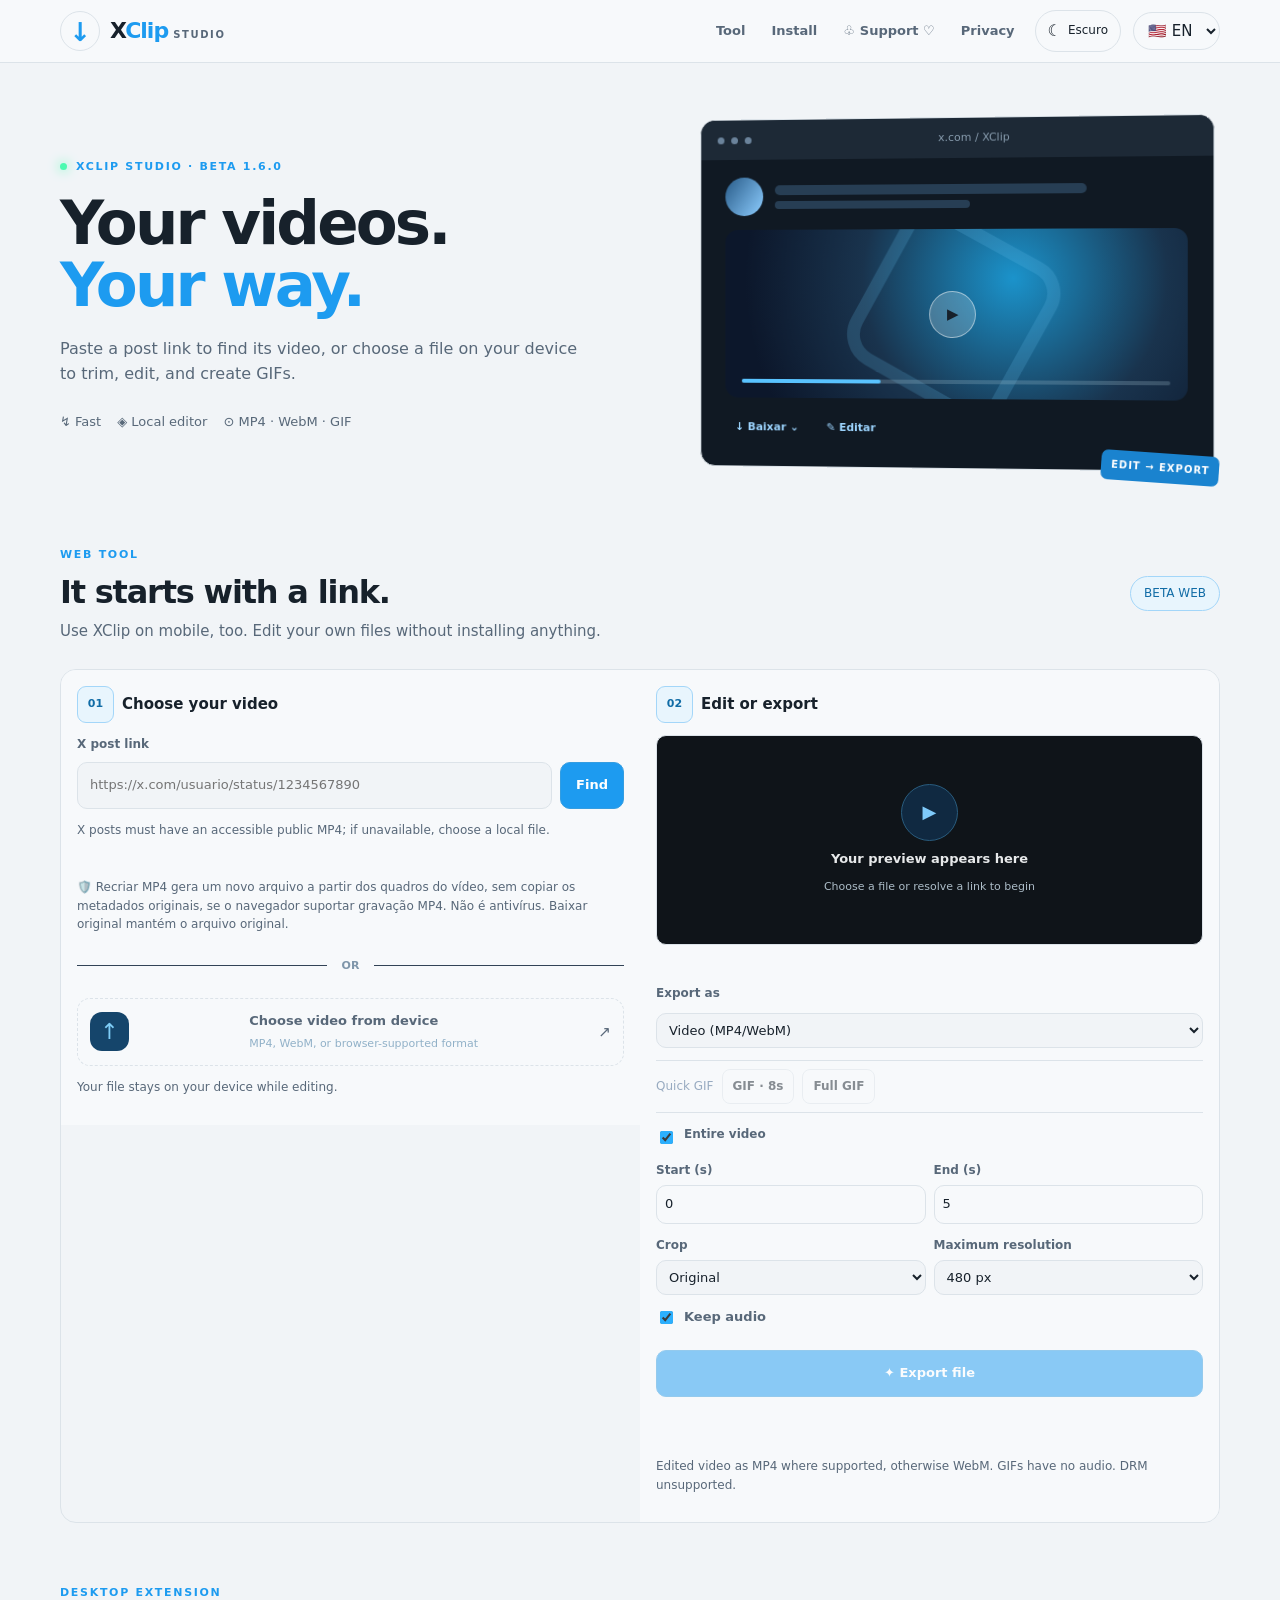
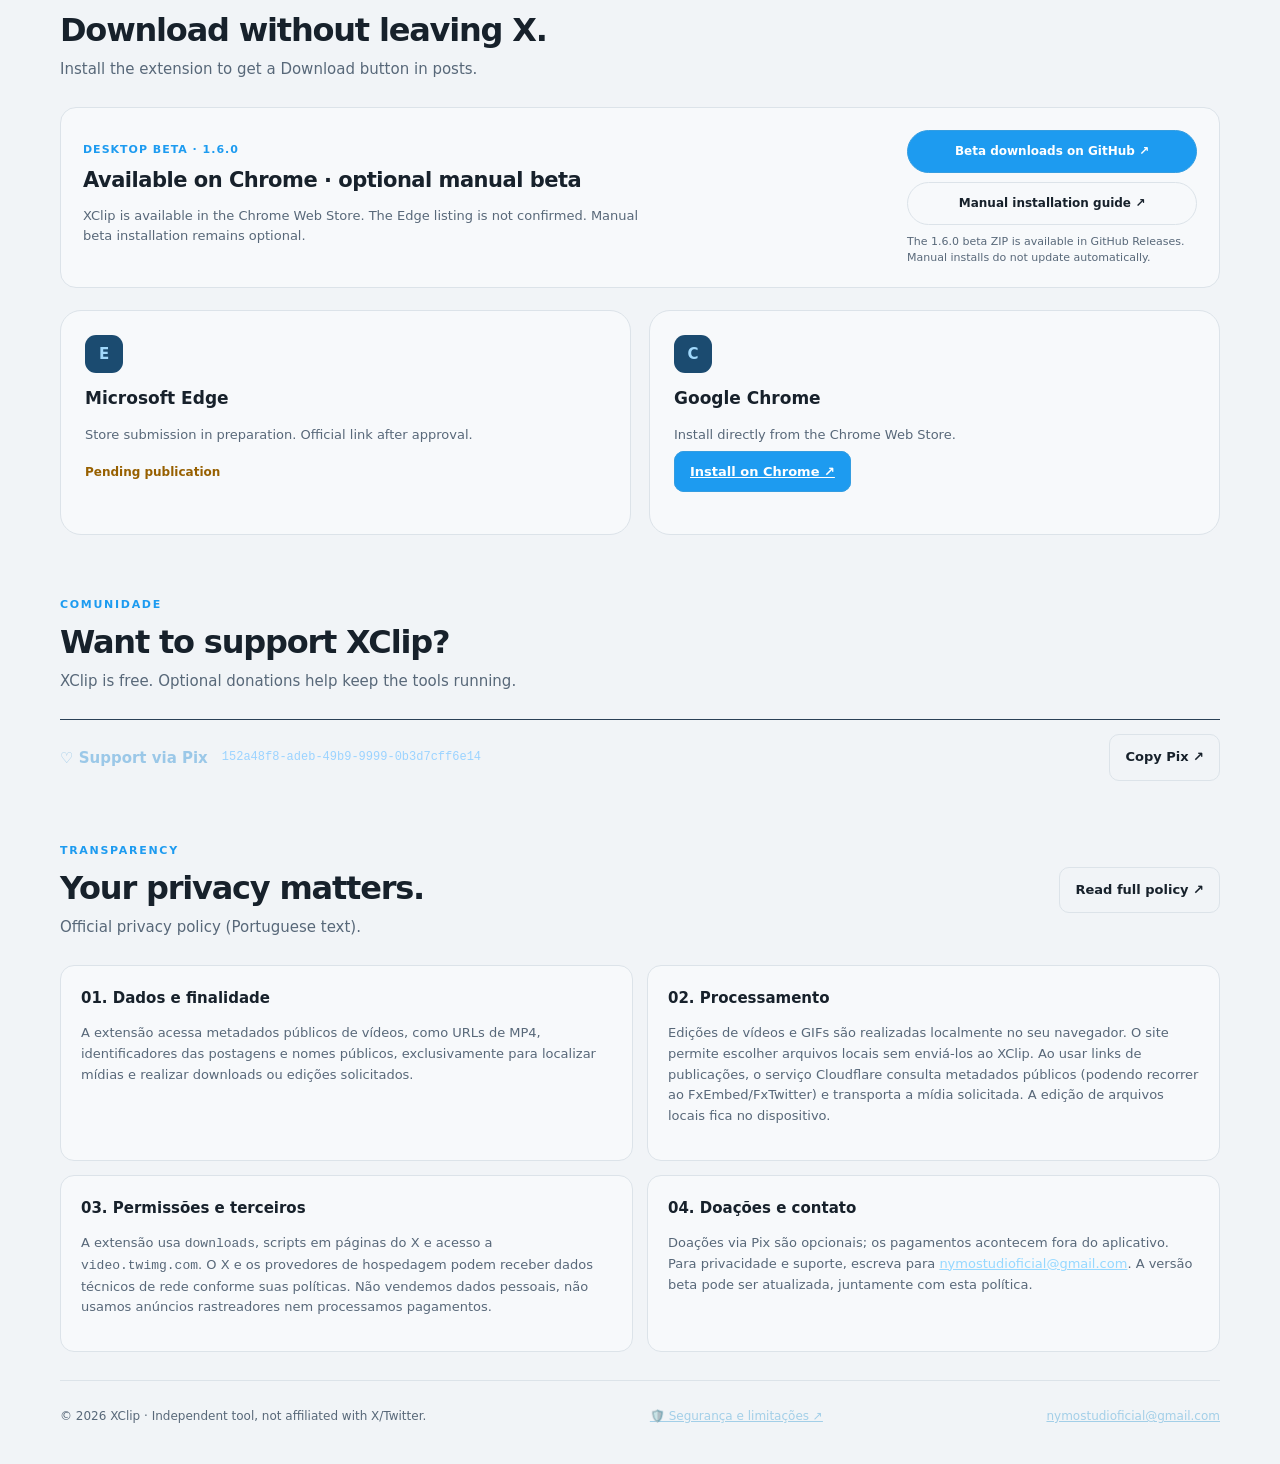
<file: index.html>
<!doctype html><html lang="pt-BR"><head><meta charset="utf-8"><meta name="viewport" content="width=device-width,initial-scale=1">
<meta name="theme-color" content="#080f1b"><meta name="description" content="XClip Studio: baixe vídeos do X, edite vídeos no navegador ou crie GIFs. Política de privacidade e instalação da extensão."><title>XClip Studio — Seu vídeo. Seu jeito.</title>
<link rel="icon" href="XClip-Site-1.3/assets/icon48.png"><link rel="stylesheet" href="style.css?v=1.7.2"></head>
<body>
<header class="header"><div class="shell top"><a class="brand" href="#home"><span class="brand-icon">↓</span><span>X<span class="accent">Clip</span><small> STUDIO</small></span></a>
<nav aria-label="Menu"><a data-i18n="navTool" href="#tool">Ferramenta</a><a data-i18n="navInstall" href="#install">Instalar</a><a href="#support" class="nav-support"><span aria-hidden="true">♧</span><span data-i18n="navSupport">Apoiar</span></a><a data-i18n="navPrivacy" href="#privacy">Privacidade</a></nav>
<button type="button" id="theme-toggle" class="theme-toggle" aria-label="Alternar tema claro e escuro"><span aria-hidden="true">☾</span><span id="theme-label">Escuro</span></button><div class="lang-area"><label for="lang" class="sr-only">Language</label><select id="lang"><option value="pt_BR">🇧🇷 PT</option><option value="en">🇺🇸 EN</option><option value="es">🇪🇸 ES</option><option value="fr">🇫🇷 FR</option><option value="ar">العربية</option><option value="zh_CN">中文</option></select></div></div></header>
<main id="home" class="shell">
<section class="hero"><div class="hero-left"><span class="eyebrow"><span class="light-dot"></span><span data-i18n="eyebrow">XCLIP STUDIO · BETA 1.7.2</span></span>
<h1 data-i18n="headline">Seus vídeos.<br><span class="accent">Seu jeito.</span></h1><p class="lead" data-i18n="subhead">Cole o link de uma publicação para buscar o vídeo, ou escolha um arquivo do seu dispositivo para cortar, editar e criar GIFs.</p>
<div class="facts"><span>↯ <span data-i18n="chipSpeed">Rápido</span></span><span>◈ <span data-i18n="chipEditor">Editor local</span></span><span>⊙ <span data-i18n="chipFormats">MP4 · WebM · GIF</span></span></div></div>
<div class="hero-art" aria-hidden="true"><div class="art-window"><div class="window-top"><i></i><i></i><i></i><span>x.com / XClip</span></div><div class="window-content"><div class="art-post"><span class="art-avatar"></span><span class="art-lines"><b></b><b></b></span></div><div class="art-video"><div class="play">▶</div><div class="art-timeline"><span></span></div></div><div class="art-buttons"><span>↓ Baixar ⌄</span><span>✎ Editar</span></div></div></div><div class="art-tag">EDIT → EXPORT</div></div></section>
<section id="tool" class="tool-section"><div class="sectionhead"><div><span class="eyebrow muted" data-i18n="toolBadge">FERRAMENTA WEB</span><h2 data-i18n="toolTitle">Tudo começa com um link.</h2><p data-i18n="toolSub">Use o XClip também no celular. Sem instalação para editar arquivos do aparelho.</p></div><span class="beta-flag">BETA WEB</span></div>
<div class="studio-grid compact-studio"><div class="pane source-pane"><div class="pane-title"><span class="step">01</span><h3 data-i18n="sourceTitle">Escolha seu vídeo</h3></div>
<label class="label" for="postUrl" data-i18n="urlLabel">Link da publicação do X</label><div class="inputrow"><input type="url" id="postUrl" placeholder="https://x.com/usuario/status/1234567890" autocomplete="off" spellcheck="false"><button id="resolve" class="primary" type="button" data-i18n="findButton">Buscar</button></div>
<p class="help" data-i18n="linkHelp">Baixe vídeos de posts públicos com MP4 acessível. A busca pode falhar quando o X restringe a mídia.</p>
<div id="linkStatus" class="inline-state" role="status" aria-live="polite"></div>
<div id="resolved" hidden><label class="label" for="quality" data-i18n="qualityLabel">Qualidade disponível</label><select id="quality" class="select"></select><div class="actions"><a id="downloadDirect" class="primary xclip-direct" href="#" data-i18n="downloadDirect">↓ Baixar MP4 original</a><button id="safeDownload" class="outline" type="button">🛡️ Recriar MP4</button><button id="gifShortDirect" type="button" class="outline xclip-quick-gif" data-i18n="gifShortQuick">GIF · 8 s</button><button id="gifFullDirect" type="button" class="outline xclip-quick-gif" data-i18n="gifFullQuick">GIF inteiro</button><button id="openEditor" type="button" class="outline" data-i18n="editFound">✎ Editar esse vídeo</button></div></div>
<p class="help" id="safety-note">🛡️ Recriar MP4 gera um novo arquivo a partir dos quadros do vídeo, sem copiar os metadados originais, se o navegador suportar gravação MP4. Não é antivírus. Baixar original mantém o arquivo original.</p><div class="or"><span data-i18n="or">OU</span></div>
<label class="filepick" for="file"><span class="upload-icon">↑</span><span><strong data-i18n="fileTitle">Escolher vídeo do aparelho</strong><small data-i18n="fileHint">MP4, WebM ou outro formato compatível com o navegador</small></span><span aria-hidden="true">↗</span></label><input id="file" type="file" accept="video/*,.mp4,.webm" hidden><p class="help" data-i18n="filePrivacy">Seu arquivo fica no próprio dispositivo durante a edição.</p></div>
<div id="editorPanel" class="pane edit-pane"><div class="pane-title"><span class="step">02</span><h3 data-i18n="editorTitle">Editar ou exportar</h3></div><div class="preview"><video id="preview" controls playsinline preload="metadata"></video><div id="noVideo" class="preview-placeholder"><span>▶</span><strong data-i18n="placeholderTitle">Sua prévia aparece aqui</strong><small data-i18n="placeholderSub">Escolha um arquivo ou resolva um link para começar</small></div></div><div class="clip-player" id="clip-player" hidden><button id="clip-play" type="button" aria-label="Reproduzir trecho selecionado">▶</button><input id="clip-seek" type="range" min="0" max="100" value="0" step=".1" aria-label="Progresso do trecho"><strong id="clip-clock">0:00 / 0:00</strong></div>
<div id="videoMeta" class="file-meta" aria-live="polite"></div>
<div class="editfields"><div class="line"><label for="exportType" data-i18n="formatLabel">Exportar como</label><select id="exportType" class="select"><option value="video" data-i18n="videoOption">Vídeo (MP4/WebM)</option><option value="gif" data-i18n="gifOption">GIF animado</option></select></div>
<div class="gif-shortcuts" id="gif-shortcuts"><span data-i18n="gifQuickTitle">GIF rápido</span><button id="gif8Local" type="button" class="outline" disabled data-i18n="gifShortQuick">Primeiros 8 s</button><button id="gifFullLocal" type="button" class="outline" disabled data-i18n="gifFullQuick">Vídeo inteiro</button></div><div class="checkline"><input type="checkbox" id="whole" checked><label for="whole" data-i18n="wholeLabel">Vídeo inteiro</label></div><div class="trim-shell" id="trim-shell" hidden><div class="trim-head"><span data-i18n="trimSelect">✂ Selecionar trecho</span><strong id="trim-duration">0:00 – 0:05</strong></div>
 
 <div class="trim-rail" id="trim-rail"><div class="trim-highlight"></div><input type="range" id="start-slider" min="0" max="10" step=".1" value="0" aria-label="Início do trecho"><input type="range" id="end-slider" min="0" max="10" step=".1" value="5" aria-label="Fim do trecho"></div>
 <div class="trim-markers"><span>0:00</span><span id="total-time">0:00</span></div></div><div class="two" id="trimInputs"><div><label for="start" data-i18n="startLabel">Início (s)</label><input id="start" type="number" min="0" step=".1" value="0" disabled></div><div><label for="end" data-i18n="endLabel">Fim (s)</label><input id="end" type="number" min=".1" step=".1" value="5" disabled></div></div>
<div class="two"><div><label for="crop" data-i18n="cropLabel">Enquadramento</label><select id="crop" class="select"><option value="original" data-i18n="cropOriginal">Original</option><option value="1:1">1:1 · Quadrado</option><option value="9:16">9:16 · Vertical</option><option value="16:9">16:9 · Horizontal</option></select></div><div><label for="size" data-i18n="sizeLabel">Resolução máxima</label><select id="size" class="select"><option value="240">240 px</option><option value="320">320 px</option><option value="480" selected>480 px</option><option value="640">640 px</option><option value="720">720 px</option><option value="original" data-i18n="sourceRes">Original</option></select></div></div>
<div class="two"><div id="fpsWrap"><label for="fps">FPS <span data-i18n="gifOnly">(GIF)</span></label><select id="fps" class="select"><option value="4">4</option><option value="6" selected>6</option><option value="10">10</option></select></div><div class="audio-control"><label class="checkline"><input type="checkbox" id="keepAudio" checked><span data-i18n="audioLabel">Manter áudio</span></label></div></div>
<button id="export" class="primary export-btn" type="button" disabled data-i18n="exportButton">✦ Exportar arquivo</button><button id="cancel" type="button" class="outline" hidden data-i18n="cancel">Cancelar</button>
<div id="mobile-save-panel" hidden role="status" aria-live="polite" class="mobile-save-panel"><strong id="mobile-save-title">Arquivo pronto para salvar</strong><p id="mobile-save-desc">Toque no botão para salvar no celular.</p><div class="mobile-save-actions"><a id="mobile-save-link" class="primary" href="#" download>↓ Salvar arquivo</a><button id="mobile-share" type="button" class="outline" hidden>Compartilhar / Salvar no dispositivo</button></div><small>Em alguns iPhones, use Compartilhar → Salvar em Arquivos.</small></div>
<progress id="progress" max="100" value="0" hidden></progress><p id="editorStatus" role="status" aria-live="polite" class="help"></p><p class="help" data-i18n="codecNotice">Vídeos editados usam MP4 quando o navegador suporta, ou WebM. GIFs não têm áudio. Conteúdos com DRM não são compatíveis.</p></div></div></div></section>
<section id="install" class="section"><div class="sectionhead"><div><span class="eyebrow muted" data-i18n="installBadge">EXTENSÃO PARA COMPUTADOR</span><h2 data-i18n="installTitle">Baixar sem sair do X.</h2><p data-i18n="installSub">Para usar o botão Baixar diretamente nas publicações, instale a extensão.</p></div></div>
<div class="beta-install" role="region" aria-label="Instalação manual do XClip beta">
 <div class="beta-copy"><span class="eyebrow" data-i18n="betaLabel">BETA PARA COMPUTADOR · 1.6.0</span>
 <h3 data-i18n="betaTitle">Chrome disponível · beta manual opcional</h3>
 <p data-i18n="betaExplanation">A versão do Chrome já possui página pública. A loja do Edge ainda não foi confirmada; para testes, mantenha a instalação manual opcional.</p></div>
 <div class="beta-links"><a class="primary beta-cta" href="https://github.com/john-cris19/xclip-studio/releases/tag/v1.6.0-beta" target="_blank" rel="noopener noreferrer" data-i18n="betaReleases">Ver downloads beta no GitHub ↗</a><a class="outline beta-guide" href="https://github.com/john-cris19/xclip-studio/blob/main/BETA-INSTALACAO.md" target="_blank" rel="noopener noreferrer" data-i18n="betaGuide">Como instalar manualmente ↗</a><small data-i18n="betaNote">O ZIP beta 1.6.0 já está no GitHub Releases. Instalações manuais não recebem atualizações automáticas.</small></div>
</div>
<div class="installgrid"><div class="installcard"><div class="logo-square">E</div><h3>Microsoft Edge</h3><p data-i18n="edgeInfo">Versão 1.3 em análise. O link oficial será ativado após aprovação.</p><span class="unavailable" data-i18n="edgePending">Aguardando publicação</span></div><div class="installcard"><div class="logo-square">C</div><h3>Google Chrome</h3><p data-i18n="chromeInfo">A extensão já tem uma página pública na Chrome Web Store. Baixe pela loja oficial.</p><a class="primary xclip-store-link" href="https://chromewebstore.google.com/detail/xclip-baixar-v%C3%ADdeos-do-x/dodheopgjilndlalefbljpchepchoalg" target="_blank" rel="noopener noreferrer" data-i18n="chromeInstall">Instalar pelo Google Chrome ↗</a></div></div></section>
<section id="support" class="section xclip-support-section"><div class="sectionhead"><div><span class="eyebrow muted">COMUNIDADE</span><h2 data-i18n="supportTitle">Quer apoiar o XClip?</h2><p data-i18n="supportText">O projeto é gratuito. Contribuições são opcionais e ajudam a manter as ferramentas.</p></div></div><div class="donate-inline"><span data-i18n="pixLabel">Pix de apoio · doação opcional</span><code id="pix-key">152a48f8-adeb-49b9-9999-0b3d7cff6e14</code><button id="copy-pix-site" type="button" class="outline" data-i18n="pixCopy">Copiar Pix ↗</button></div></section>
<section id="privacy" class="section privacy"><div class="sectionhead"><div><span class="eyebrow muted" data-i18n="privacyBadge">TRANSPARÊNCIA</span><h2 data-i18n="privacyTitle">Sua privacidade importa.</h2><p data-i18n="privacyNote">Política de privacidade oficial (texto em português).</p></div><a class="outline" href="privacy.html" target="_blank" rel="noopener noreferrer" data-i18n="fullPolicy">Ver documento completo ↗</a></div><div class="privacy-cards"><div><h3>01. Dados e finalidade</h3><p>A extensão acessa metadados públicos de vídeos, como URLs de MP4, identificadores das postagens e nomes públicos, exclusivamente para localizar mídias e realizar downloads ou edições solicitados.</p></div><div><h3>02. Processamento</h3><p>Edições de vídeos e GIFs são realizadas localmente no seu navegador. O site permite escolher arquivos locais sem enviá-los ao XClip. Ao usar links de publicações, o serviço Cloudflare consulta metadados públicos (podendo recorrer ao FxEmbed/FxTwitter) e transporta a mídia solicitada. A edição de arquivos locais fica no dispositivo.</p></div><div><h3>03. Permissões e terceiros</h3><p>A extensão usa <code>downloads</code>, scripts em páginas do X e acesso a <code>video.twimg.com</code>. O X e os provedores de hospedagem podem receber dados técnicos de rede conforme suas políticas. Não vendemos dados pessoais, não usamos anúncios rastreadores nem processamos pagamentos.</p></div><div><h3>04. Doações e contato</h3><p>Doações via Pix são opcionais; os pagamentos acontecem fora do aplicativo. Para privacidade e suporte, escreva para <a href="mailto:nymostudioficial@gmail.com">nymostudioficial@gmail.com</a>. A versão beta pode ser atualizada, juntamente com esta política.</p></div></div></section>
<footer class="footer"><div>© 2026 XClip · <span data-i18n="footer">Ferramenta independente, sem vínculo oficial com X/Twitter.</span></div><a href="https://github.com/john-cris19/xclip-studio/blob/main/SEGURANCA.md" target="_blank" rel="noopener noreferrer">🛡️ Segurança e limitações ↗</a><a href="mailto:nymostudioficial@gmail.com">nymostudioficial@gmail.com</a></footer>
</main>
<script src="config.js?v=1.7.2"></script><script src="translations.js?v=1.7.2"></script><script src="gif-codec.js?v=1.7.2"></script><script src="safe-media.js?v=1.7.2"></script><script src="studio.js?v=1.7.2"></script>
</body></html>
</file>
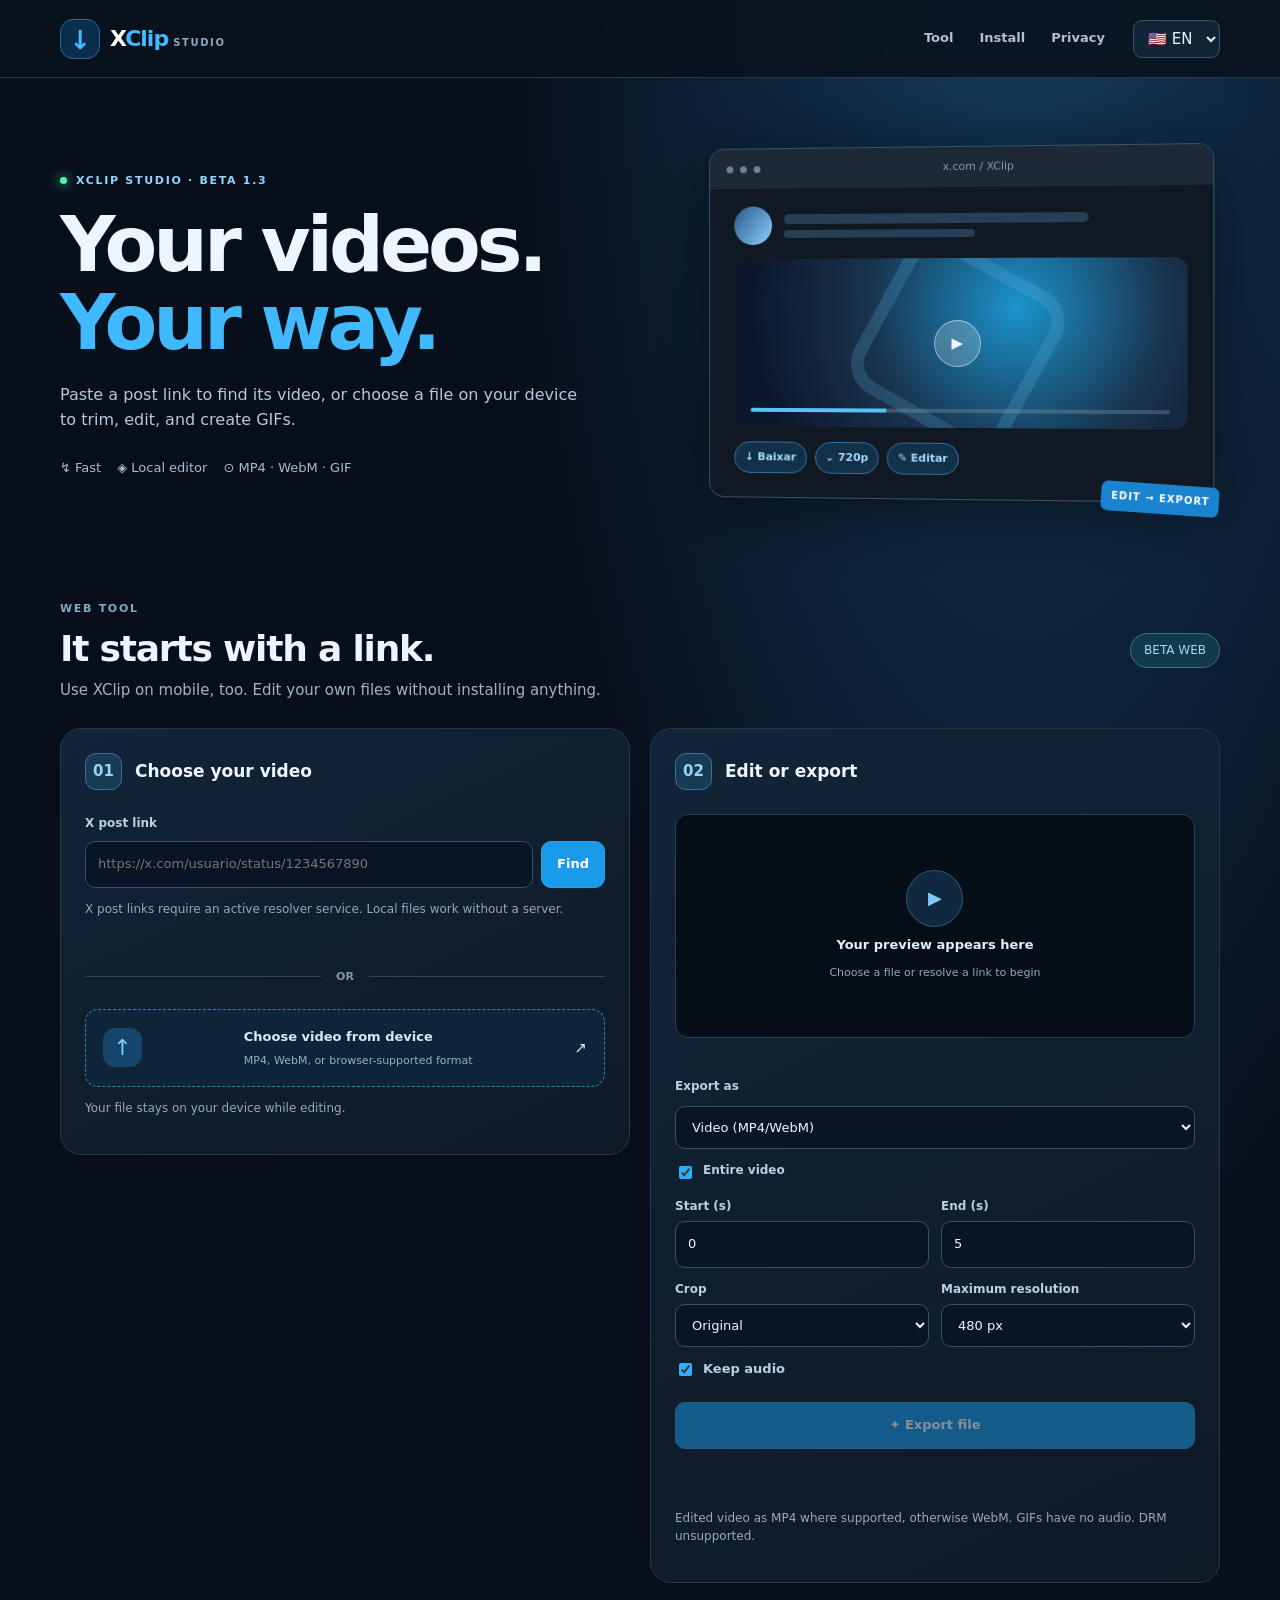
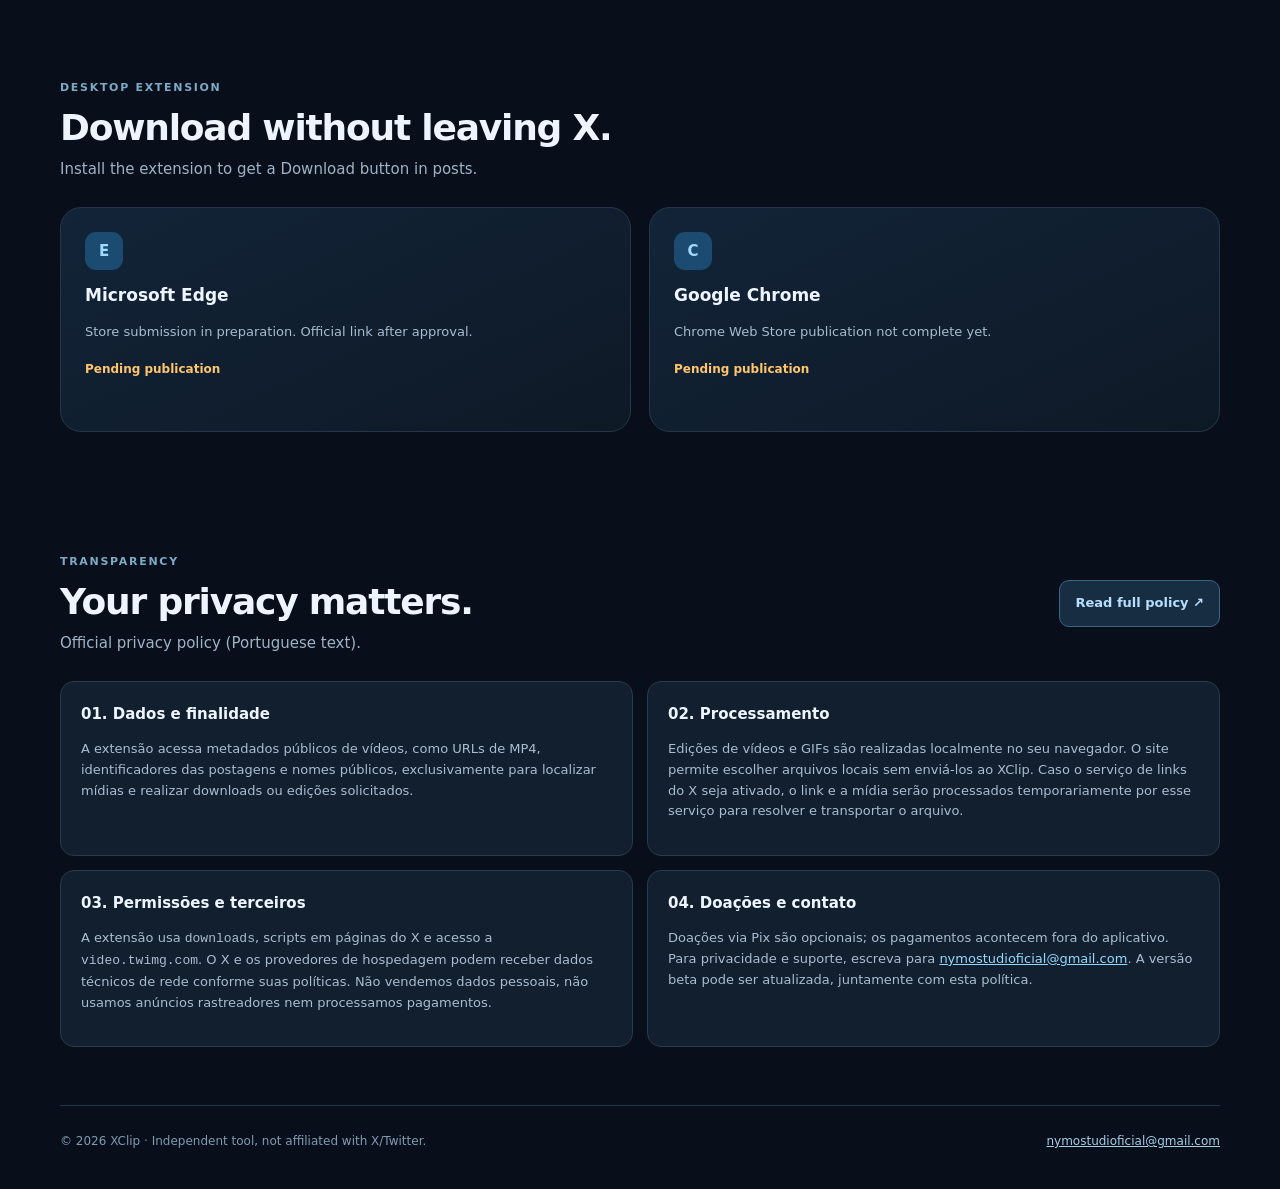
<file: XClip-Site-1.3/index.html>
<!doctype html><html lang="pt-BR"><head><meta charset="utf-8"><meta name="viewport" content="width=device-width,initial-scale=1">
<meta name="theme-color" content="#080f1b"><meta name="description" content="XClip Studio: baixe vídeos do X, edite vídeos no navegador ou crie GIFs. Política de privacidade e instalação da extensão."><title>XClip Studio — Seu vídeo. Seu jeito.</title>
<link rel="icon" href="assets/icon48.png"><link rel="stylesheet" href="style.css"></head>
<body>
<header class="header"><div class="shell top"><a class="brand" href="#home"><span class="brand-icon">↓</span><span>X<span class="accent">Clip</span><small> STUDIO</small></span></a>
<nav aria-label="Menu"><a data-i18n="navTool" href="#tool">Ferramenta</a><a data-i18n="navInstall" href="#install">Instalar</a><a data-i18n="navPrivacy" href="#privacy">Privacidade</a></nav>
<div class="lang-area"><label for="lang" class="sr-only">Language</label><select id="lang"><option value="pt_BR">🇧🇷 PT</option><option value="en">🇺🇸 EN</option><option value="es">🇪🇸 ES</option><option value="fr">🇫🇷 FR</option><option value="ar">العربية</option><option value="zh_CN">中文</option></select></div></div></header>
<main id="home" class="shell">
<section class="hero"><div class="hero-left"><span class="eyebrow"><span class="light-dot"></span><span data-i18n="eyebrow">XCLIP STUDIO · BETA 1.3</span></span>
<h1 data-i18n="headline">Seus vídeos.<br><span class="accent">Seu jeito.</span></h1><p class="lead" data-i18n="subhead">Cole o link de uma publicação para buscar o vídeo, ou escolha um arquivo do seu dispositivo para cortar, editar e criar GIFs.</p>
<div class="facts"><span>↯ <span data-i18n="chipSpeed">Rápido</span></span><span>◈ <span data-i18n="chipEditor">Editor local</span></span><span>⊙ <span data-i18n="chipFormats">MP4 · WebM · GIF</span></span></div></div>
<div class="hero-art" aria-hidden="true"><div class="art-window"><div class="window-top"><i></i><i></i><i></i><span>x.com / XClip</span></div><div class="window-content"><div class="art-post"><span class="art-avatar"></span><span class="art-lines"><b></b><b></b></span></div><div class="art-video"><div class="play">▶</div><div class="art-timeline"><span></span></div></div><div class="art-buttons"><span>↓ Baixar</span><span>⌄ 720p</span><span>✎ Editar</span></div></div></div><div class="art-tag">EDIT → EXPORT</div></div></section>
<section id="tool" class="tool-section"><div class="sectionhead"><div><span class="eyebrow muted" data-i18n="toolBadge">FERRAMENTA WEB</span><h2 data-i18n="toolTitle">Tudo começa com um link.</h2><p data-i18n="toolSub">Use o XClip também no celular. Sem instalação para editar arquivos do aparelho.</p></div><span class="beta-flag">BETA WEB</span></div>
<div class="studio-grid"><div class="pane source-pane"><div class="pane-title"><span class="step">01</span><h3 data-i18n="sourceTitle">Escolha seu vídeo</h3></div>
<label class="label" for="postUrl" data-i18n="urlLabel">Link da publicação do X</label><div class="inputrow"><input type="url" id="postUrl" placeholder="https://x.com/usuario/status/1234567890" autocomplete="off" spellcheck="false"><button id="resolve" class="primary" type="button" data-i18n="findButton">Buscar</button></div>
<p class="help" data-i18n="linkHelp">Links do X precisam de um serviço de resolução ativado. Arquivos do dispositivo funcionam sem servidor.</p>
<div id="linkStatus" class="inline-state" role="status" aria-live="polite"></div>
<div id="resolved" hidden><label class="label" for="quality" data-i18n="qualityLabel">Qualidade disponível</label><select id="quality" class="select"></select><div class="actions"><button id="downloadDirect" class="primary" type="button" data-i18n="downloadDirect">↓ Baixar direto</button><button id="openEditor" type="button" class="outline" data-i18n="editFound">✎ Editar esse vídeo</button></div></div>
<div class="or"><span data-i18n="or">OU</span></div>
<label class="filepick" for="file"><span class="upload-icon">↑</span><span><strong data-i18n="fileTitle">Escolher vídeo do aparelho</strong><small data-i18n="fileHint">MP4, WebM ou outro formato compatível com o navegador</small></span><span aria-hidden="true">↗</span></label><input id="file" type="file" accept="video/*,.mp4,.webm" hidden><p class="help" data-i18n="filePrivacy">Seu arquivo fica no próprio dispositivo durante a edição.</p></div>
<div id="editorPanel" class="pane edit-pane"><div class="pane-title"><span class="step">02</span><h3 data-i18n="editorTitle">Editar ou exportar</h3></div><div class="preview"><video id="preview" controls playsinline preload="metadata"></video><div id="noVideo" class="preview-placeholder"><span>▶</span><strong data-i18n="placeholderTitle">Sua prévia aparece aqui</strong><small data-i18n="placeholderSub">Escolha um arquivo ou resolva um link para começar</small></div></div>
<div id="videoMeta" class="file-meta" aria-live="polite"></div>
<div class="editfields"><div class="line"><label for="exportType" data-i18n="formatLabel">Exportar como</label><select id="exportType" class="select"><option value="video" data-i18n="videoOption">Vídeo (MP4/WebM)</option><option value="gif" data-i18n="gifOption">GIF animado</option></select></div>
<div class="checkline"><input type="checkbox" id="whole" checked><label for="whole" data-i18n="wholeLabel">Vídeo inteiro</label></div><div class="two" id="trimInputs"><div><label for="start" data-i18n="startLabel">Início (s)</label><input id="start" type="number" min="0" step=".1" value="0" disabled></div><div><label for="end" data-i18n="endLabel">Fim (s)</label><input id="end" type="number" min=".1" step=".1" value="5" disabled></div></div>
<div class="two"><div><label for="crop" data-i18n="cropLabel">Enquadramento</label><select id="crop" class="select"><option value="original" data-i18n="cropOriginal">Original</option><option value="1:1">1:1 · Quadrado</option><option value="9:16">9:16 · Vertical</option><option value="16:9">16:9 · Horizontal</option></select></div><div><label for="size" data-i18n="sizeLabel">Resolução máxima</label><select id="size" class="select"><option value="320">320 px</option><option value="480" selected>480 px</option><option value="640">640 px</option><option value="720">720 px</option><option value="original" data-i18n="sourceRes">Original</option></select></div></div>
<div class="two"><div id="fpsWrap"><label for="fps">FPS <span data-i18n="gifOnly">(GIF)</span></label><select id="fps" class="select"><option value="4">4</option><option value="6" selected>6</option><option value="10">10</option></select></div><div class="audio-control"><label class="checkline"><input type="checkbox" id="keepAudio" checked><span data-i18n="audioLabel">Manter áudio</span></label></div></div>
<button id="export" class="primary export-btn" type="button" disabled data-i18n="exportButton">✦ Exportar arquivo</button><button id="cancel" type="button" class="outline" hidden data-i18n="cancel">Cancelar</button>
<progress id="progress" max="100" value="0" hidden></progress><p id="editorStatus" role="status" aria-live="polite" class="help"></p><p class="help" data-i18n="codecNotice">Vídeos editados usam MP4 quando o navegador suporta, ou WebM. GIFs não têm áudio. Conteúdos com DRM não são compatíveis.</p></div></div></div></section>
<section id="install" class="section"><div class="sectionhead"><div><span class="eyebrow muted" data-i18n="installBadge">EXTENSÃO PARA COMPUTADOR</span><h2 data-i18n="installTitle">Baixar sem sair do X.</h2><p data-i18n="installSub">Para usar o botão Baixar diretamente nas publicações, instale a extensão.</p></div></div>
<div class="installgrid"><div class="installcard"><div class="logo-square">E</div><h3>Microsoft Edge</h3><p data-i18n="edgeInfo">Envio à loja em preparação. O link oficial será ativado após a aprovação.</p><span class="unavailable" data-i18n="edgePending">Aguardando publicação</span></div><div class="installcard"><div class="logo-square">C</div><h3>Google Chrome</h3><p data-i18n="chromeInfo">Publicação na Chrome Web Store ainda não concluída.</p><span class="unavailable" data-i18n="chromePending">Aguardando publicação</span></div></div></section>
<section id="privacy" class="section privacy"><div class="sectionhead"><div><span class="eyebrow muted" data-i18n="privacyBadge">TRANSPARÊNCIA</span><h2 data-i18n="privacyTitle">Sua privacidade importa.</h2><p data-i18n="privacyNote">Política de privacidade oficial (texto em português).</p></div><a class="outline" href="privacy.html" target="_blank" rel="noopener noreferrer" data-i18n="fullPolicy">Ver documento completo ↗</a></div><div class="privacy-cards"><div><h3>01. Dados e finalidade</h3><p>A extensão acessa metadados públicos de vídeos, como URLs de MP4, identificadores das postagens e nomes públicos, exclusivamente para localizar mídias e realizar downloads ou edições solicitados.</p></div><div><h3>02. Processamento</h3><p>Edições de vídeos e GIFs são realizadas localmente no seu navegador. O site permite escolher arquivos locais sem enviá-los ao XClip. Caso o serviço de links do X seja ativado, o link e a mídia serão processados temporariamente por esse serviço para resolver e transportar o arquivo.</p></div><div><h3>03. Permissões e terceiros</h3><p>A extensão usa <code>downloads</code>, scripts em páginas do X e acesso a <code>video.twimg.com</code>. O X e os provedores de hospedagem podem receber dados técnicos de rede conforme suas políticas. Não vendemos dados pessoais, não usamos anúncios rastreadores nem processamos pagamentos.</p></div><div><h3>04. Doações e contato</h3><p>Doações via Pix são opcionais; os pagamentos acontecem fora do aplicativo. Para privacidade e suporte, escreva para <a href="mailto:nymostudioficial@gmail.com">nymostudioficial@gmail.com</a>. A versão beta pode ser atualizada, juntamente com esta política.</p></div></div></section>
<footer class="footer"><div>© 2026 XClip · <span data-i18n="footer">Ferramenta independente, sem vínculo oficial com X/Twitter.</span></div><a href="mailto:nymostudioficial@gmail.com">nymostudioficial@gmail.com</a></footer>
</main>
<script src="config.js"></script><script src="translations.js"></script><script src="gif-codec.js"></script><script src="studio.js"></script>
</body></html>
</file>
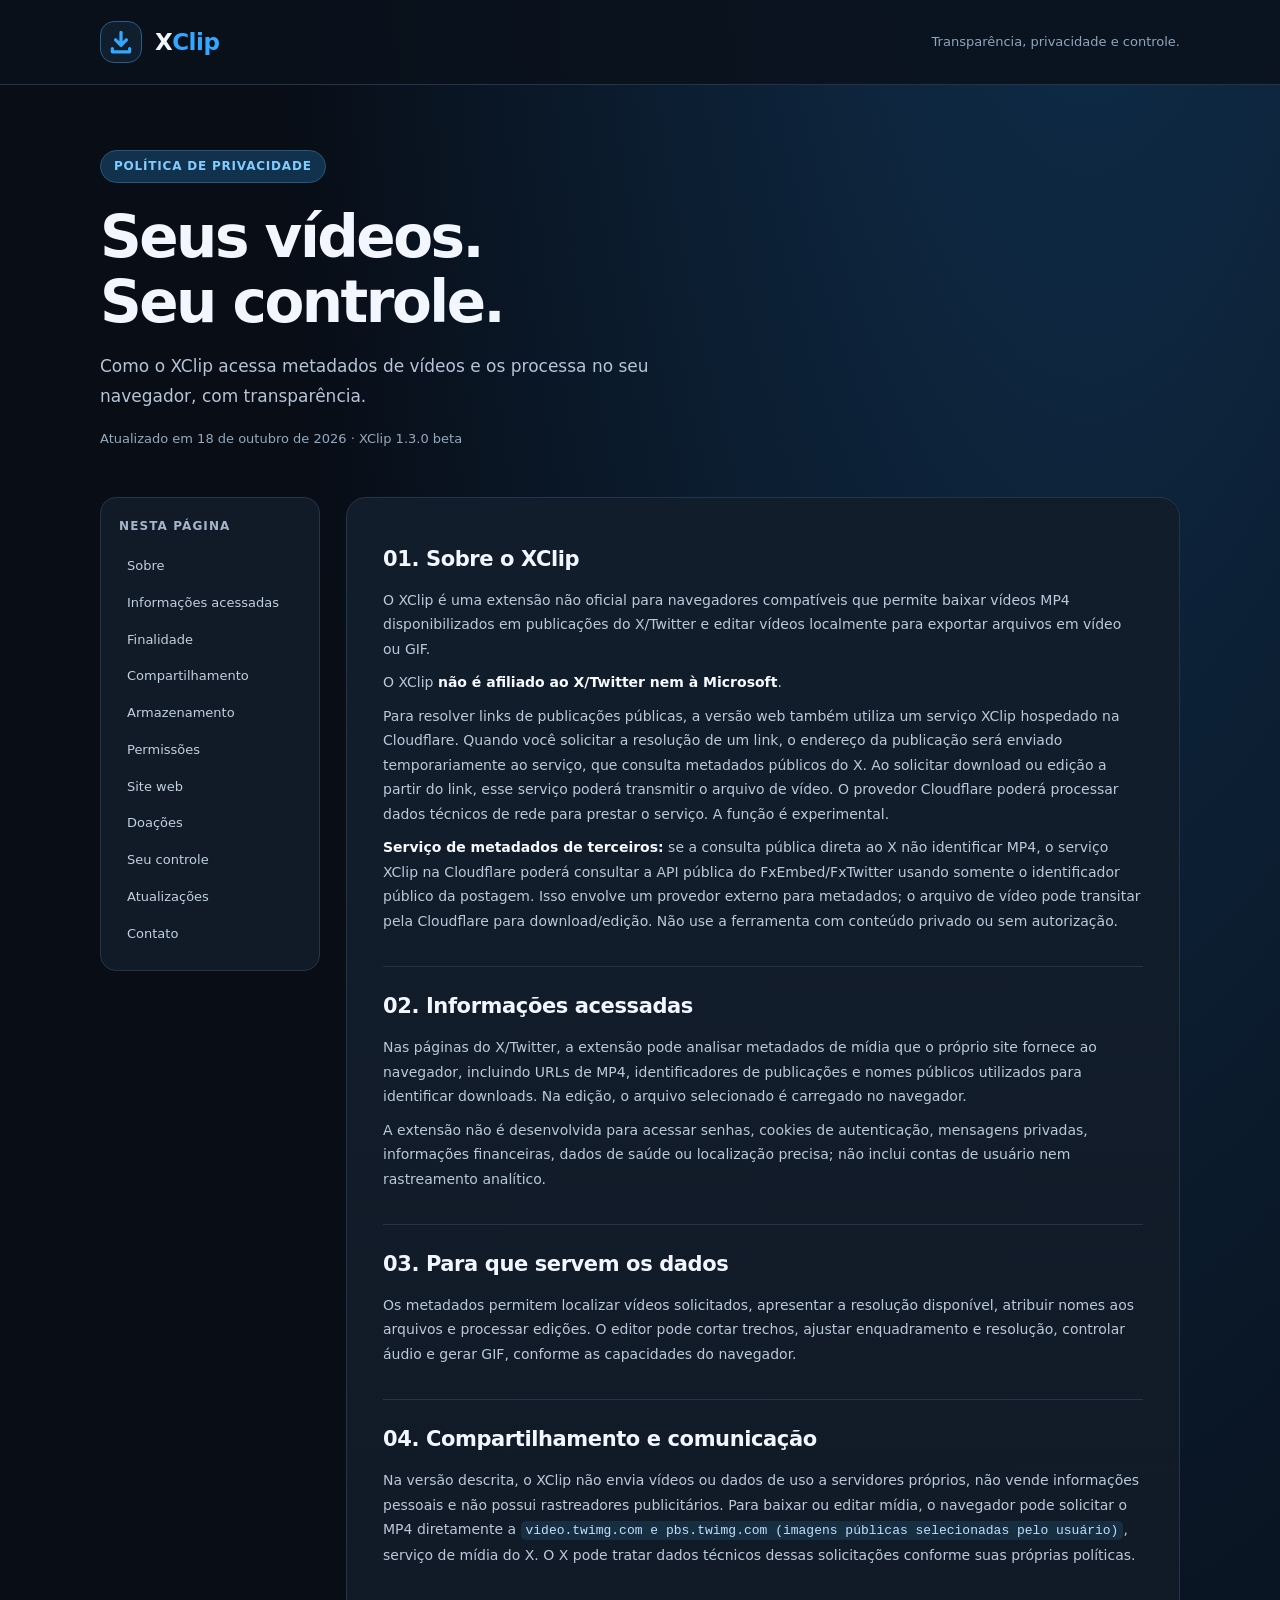
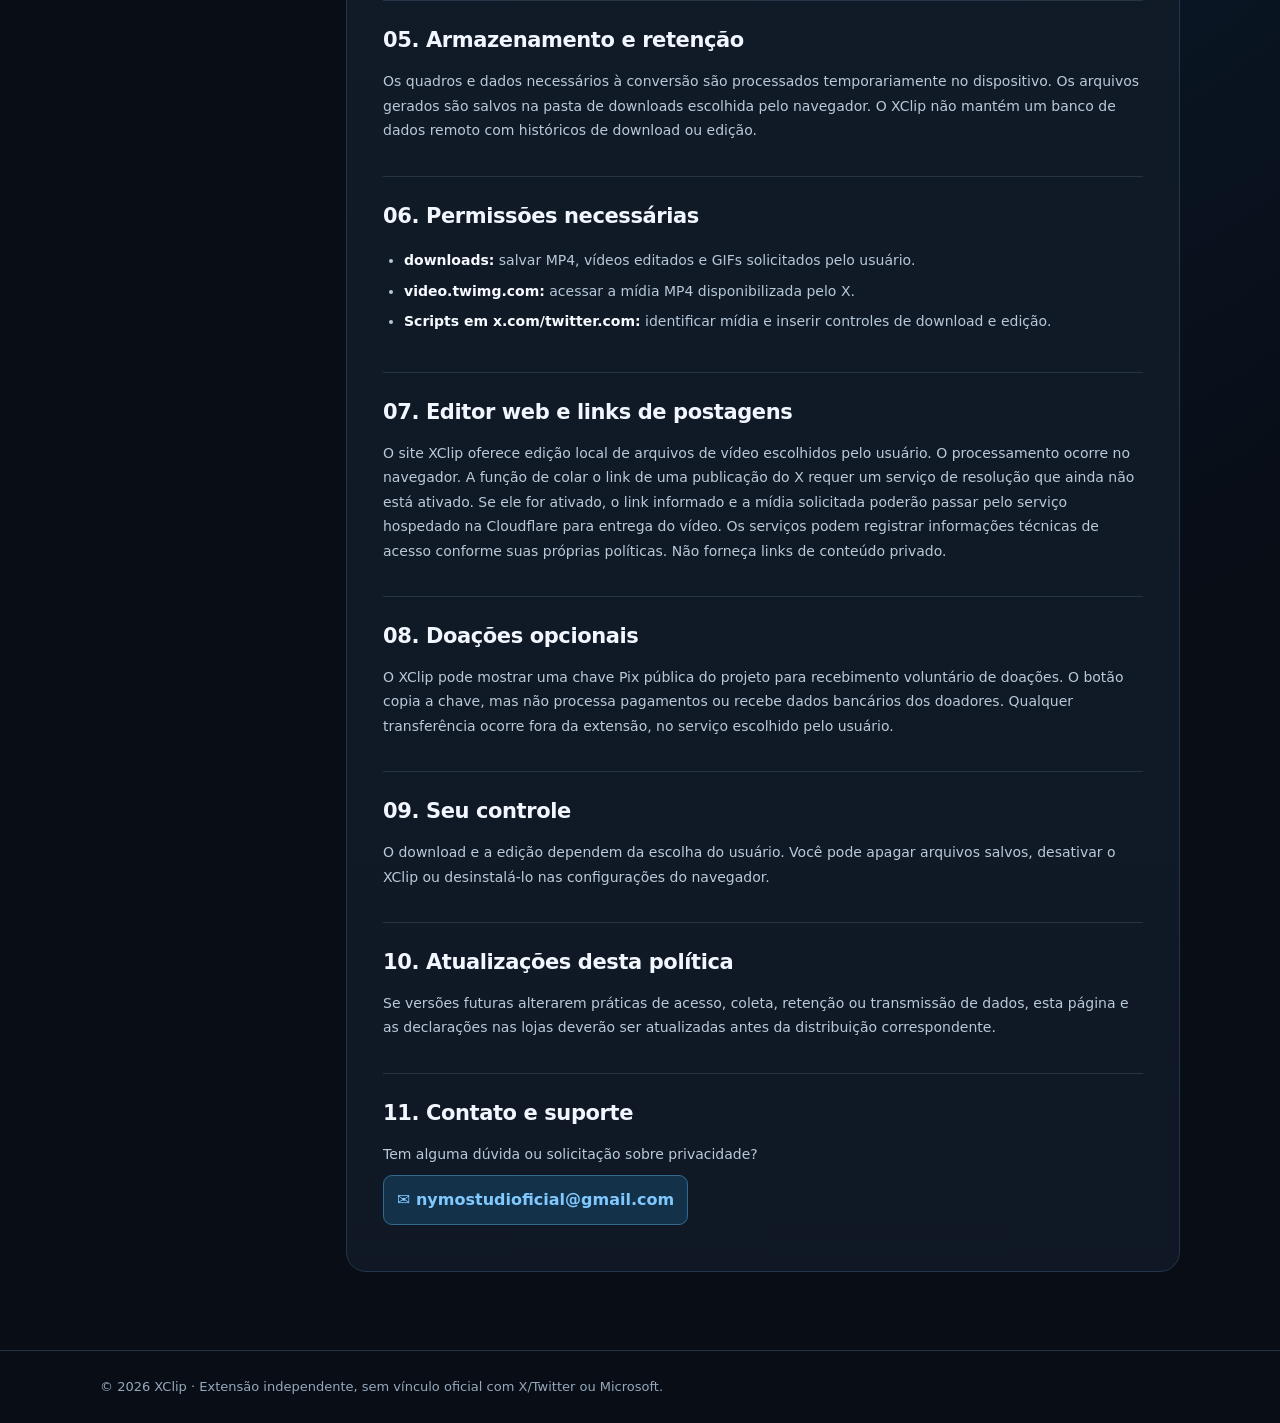
<file: privacy.html>
<!doctype html>
<html lang="pt-BR">
<head>
  <meta charset="utf-8" />
  <meta name="viewport" content="width=device-width, initial-scale=1" />
  <meta name="color-scheme" content="dark" />
  <meta name="description" content="Política de Privacidade do XClip: saiba como a extensão acessa e processa vídeos do X/Twitter localmente." />
  <title>Privacidade · XClip</title>
  <style>
    :root { color-scheme:dark; --bg:#080d16; --panel:#121c2a; --line:#253549; --muted:#95a9bc; --blue:#33a8ff; --white:#f2f7ff; }
    * { box-sizing:border-box; }
    html { scroll-behavior:smooth; }
    body { background:radial-gradient(ellipse at 85% -20%,#103252 0%,transparent 55%),var(--bg); color:var(--white); font-family:system-ui,-apple-system,"Segoe UI",Roboto,sans-serif; margin:0; line-height:1.75; }
    .wrap { width:min(1080px,calc(100% - 40px)); margin:0 auto; }
    header { border-bottom:1px solid var(--line); background:#0a111bdc; padding:21px 0; }
    .brand { display:inline-flex;align-items:center;gap:13px;text-decoration:none;color:var(--white);font-weight:800;font-size:23px;letter-spacing:-.5px; }
    .logo { border-radius:14px;width:42px;height:42px;display:grid;place-items:center;background:#101e2d;border:1px solid #265e88; }
    .logo svg { width:26px;height:26px;stroke:var(--blue);stroke-width:3;fill:none;stroke-linecap:round;stroke-linejoin:round; }
    .brand strong { color:var(--blue); }
    .brand-note { margin-left:auto;color:#8fa6ba;font-size:13px; }
    header .wrap { display:flex;align-items:center;gap:15px; }
    .hero { padding:65px 0 36px; }
    .pill { color:#80ccff;background:#12314c;border:1px solid #265879;display:inline-block;padding:5px 13px;border-radius:30px;font-size:12px;font-weight:750;letter-spacing:.8px; }
    h1 { font-size:clamp(35px,6vw,58px);line-height:1.12;letter-spacing:-2.5px;margin:22px 0 17px; }
    .lede { color:#b5c4d6;font-size:17px;max-width:650px;margin:0 0 17px; }
    .meta {color:var(--muted);font-size:13px}
    .layout { display:grid;grid-template-columns:220px minmax(0,1fr); gap:26px; padding:10px 0 78px; align-items:start; }
    nav { position:sticky;top:24px; border:1px solid var(--line);background:#111b28;padding:18px;border-radius:16px; }
    nav h2 {font-size:12px;letter-spacing:1.1px;text-transform:uppercase;color:#a5b5c9;margin:0 0 11px;}
    nav a {display:block;color:#bfd0de;font-size:13px;text-decoration:none;padding:7px 8px;border-radius:7px;}
    nav a:hover,nav a:focus-visible {background:#193449;color:#fff;}
    article { border:1px solid var(--line);background:linear-gradient(180deg,#121d2b,#0f1824);border-radius:20px;padding:22px 36px;min-width:0; }
    section { border-bottom:1px solid #253445;padding:21px 0 24px; }
    section:last-child {border:0;}
    section h2 {font-size:21px;letter-spacing:-.4px;margin:0 0 10px;scroll-margin-top:25px;}
    p {margin:9px 0;color:#bac9d8;font-size:14px;}
    strong {color:#f7fbff;}
    a { color:#80c9ff; }
    ul {padding-left:21px;color:#b7c8d9;font-size:14px;}
    li {margin:6px 0;}
    code {font-size:13px;color:#bde0ff;background:#172d40;padding:2px 5px;border-radius:5px;}
    footer { border-top:1px solid var(--line);padding:25px 0;color:var(--muted);font-size:13px;}
    .contact {display:inline-block;border:1px solid #326a8e;background:#14314a;border-radius:9px;padding:10px 13px;text-decoration:none;font-weight:700;}
    @media(max-width:780px){.layout{grid-template-columns:1fr;gap:15px;}nav{position:static;}nav a{display:inline-block;}.hero{padding:42px 0 22px;}article{padding:8px 22px;}header .brand-note{display:none}}
  </style>
</head>
<body>
<header><div class="wrap"><a class="brand" href="./" aria-label="XClip — início"><span class="logo"><svg viewBox="0 0 24 24" aria-hidden="true"><path d="M12 3v12m-5-5 5 5 5-5M4 18v3h16v-3" /></svg></span><span>X<strong>Clip</strong></span></a><span class="brand-note">Transparência, privacidade e controle.</span></div></header>
<main class="wrap" id="inicio">
 <div class="hero"><span class="pill">POLÍTICA DE PRIVACIDADE</span><h1>Seus vídeos.<br />Seu controle.</h1><p class="lede">Como o XClip acessa metadados de vídeos e os processa no seu navegador, com transparência.</p><div class="meta">Atualizado em 18 de outubro de 2026 · XClip 1.3.0 beta</div></div>
 <div class="layout">
  <nav aria-label="Navegação pela política"><h2>Nesta página</h2><a href="#sobre">Sobre</a><a href="#dados">Informações acessadas</a><a href="#uso">Finalidade</a><a href="#rede">Compartilhamento</a><a href="#retencao">Armazenamento</a><a href="#permissoes">Permissões</a><a href="#web">Site web</a><a href="#pix">Doações</a><a href="#controle">Seu controle</a><a href="#atualizacoes">Atualizações</a><a href="#contato">Contato</a></nav>
  <article>
   <section id="sobre"><h2>01. Sobre o XClip</h2><p>O XClip é uma extensão não oficial para navegadores compatíveis que permite baixar vídeos MP4 disponibilizados em publicações do X/Twitter e editar vídeos localmente para exportar arquivos em vídeo ou GIF.</p><p>O XClip <strong>não é afiliado ao X/Twitter nem à Microsoft</strong>.</p><p>Para resolver links de publicações públicas, a versão web também utiliza um serviço XClip hospedado na Cloudflare. Quando você solicitar a resolução de um link, o endereço da publicação será enviado temporariamente ao serviço, que consulta metadados públicos do X. Ao solicitar download ou edição a partir do link, esse serviço poderá transmitir o arquivo de vídeo. O provedor Cloudflare poderá processar dados técnicos de rede para prestar o serviço. A função é experimental.</p><p><strong>Serviço de metadados de terceiros:</strong> se a consulta pública direta ao X não identificar MP4, o serviço XClip na Cloudflare poderá consultar a API pública do FxEmbed/FxTwitter usando somente o identificador público da postagem. Isso envolve um provedor externo para metadados; o arquivo de vídeo pode transitar pela Cloudflare para download/edição. Não use a ferramenta com conteúdo privado ou sem autorização.</p></section>
   <section id="dados"><h2>02. Informações acessadas</h2><p>Nas páginas do X/Twitter, a extensão pode analisar metadados de mídia que o próprio site fornece ao navegador, incluindo URLs de MP4, identificadores de publicações e nomes públicos utilizados para identificar downloads. Na edição, o arquivo selecionado é carregado no navegador.</p><p>A extensão não é desenvolvida para acessar senhas, cookies de autenticação, mensagens privadas, informações financeiras, dados de saúde ou localização precisa; não inclui contas de usuário nem rastreamento analítico.</p></section>
   <section id="uso"><h2>03. Para que servem os dados</h2><p>Os metadados permitem localizar vídeos solicitados, apresentar a resolução disponível, atribuir nomes aos arquivos e processar edições. O editor pode cortar trechos, ajustar enquadramento e resolução, controlar áudio e gerar GIF, conforme as capacidades do navegador.</p></section>
   <section id="rede"><h2>04. Compartilhamento e comunicação</h2><p>Na versão descrita, o XClip não envia vídeos ou dados de uso a servidores próprios, não vende informações pessoais e não possui rastreadores publicitários. Para baixar ou editar mídia, o navegador pode solicitar o MP4 diretamente a <code>video.twimg.com e pbs.twimg.com (imagens públicas selecionadas pelo usuário)</code>, serviço de mídia do X. O X pode tratar dados técnicos dessas solicitações conforme suas próprias políticas.</p></section>
   <section id="retencao"><h2>05. Armazenamento e retenção</h2><p>Os quadros e dados necessários à conversão são processados temporariamente no dispositivo. Os arquivos gerados são salvos na pasta de downloads escolhida pelo navegador. O XClip não mantém um banco de dados remoto com históricos de download ou edição.</p></section>
   <section id="permissoes"><h2>06. Permissões necessárias</h2><ul><li><strong>downloads:</strong> salvar MP4, vídeos editados e GIFs solicitados pelo usuário.</li><li><strong>video.twimg.com:</strong> acessar a mídia MP4 disponibilizada pelo X.</li><li><strong>Scripts em x.com/twitter.com:</strong> identificar mídia e inserir controles de download e edição.</li></ul></section>
   <section id="web"><h2>07. Editor web e links de postagens</h2><p>O site XClip oferece edição local de arquivos de vídeo escolhidos pelo usuário. O processamento ocorre no navegador. A função de colar o link de uma publicação do X requer um serviço de resolução que ainda não está ativado. Se ele for ativado, o link informado e a mídia solicitada poderão passar pelo serviço hospedado na Cloudflare para entrega do vídeo. Os serviços podem registrar informações técnicas de acesso conforme suas próprias políticas. Não forneça links de conteúdo privado.</p></section>
   <section id="pix"><h2>08. Doações opcionais</h2><p>O XClip pode mostrar uma chave Pix pública do projeto para recebimento voluntário de doações. O botão copia a chave, mas não processa pagamentos ou recebe dados bancários dos doadores. Qualquer transferência ocorre fora da extensão, no serviço escolhido pelo usuário.</p></section>
   <section id="controle"><h2>09. Seu controle</h2><p>O download e a edição dependem da escolha do usuário. Você pode apagar arquivos salvos, desativar o XClip ou desinstalá-lo nas configurações do navegador.</p></section>
   <section id="atualizacoes"><h2>10. Atualizações desta política</h2><p>Se versões futuras alterarem práticas de acesso, coleta, retenção ou transmissão de dados, esta página e as declarações nas lojas deverão ser atualizadas antes da distribuição correspondente.</p></section>
   <section id="contato"><h2>11. Contato e suporte</h2><p>Tem alguma dúvida ou solicitação sobre privacidade?</p><a class="contact" href="mailto:nymostudioficial@gmail.com">✉ nymostudioficial@gmail.com</a></section>
  </article>
 </div>
</main><footer><div class="wrap">© 2026 XClip · Extensão independente, sem vínculo oficial com X/Twitter ou Microsoft.</div></footer>
</body>
</html>
</file>
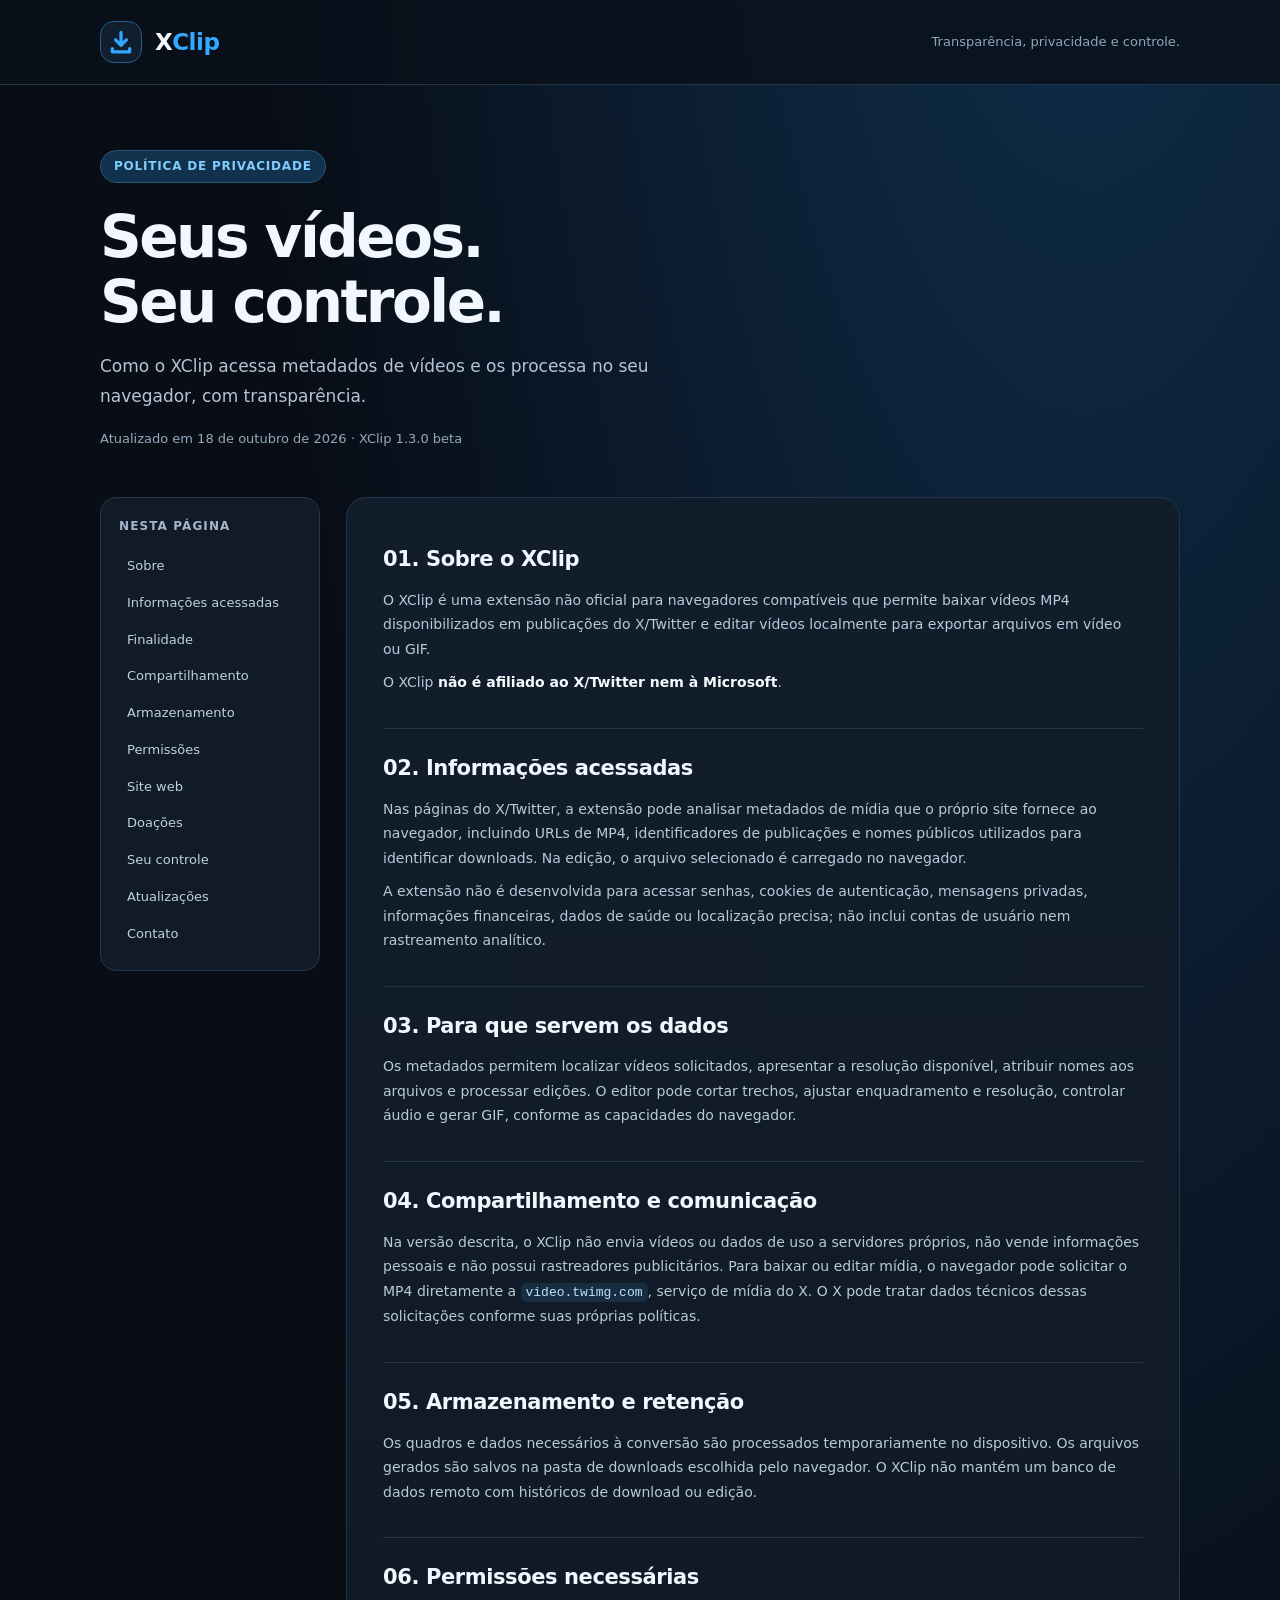
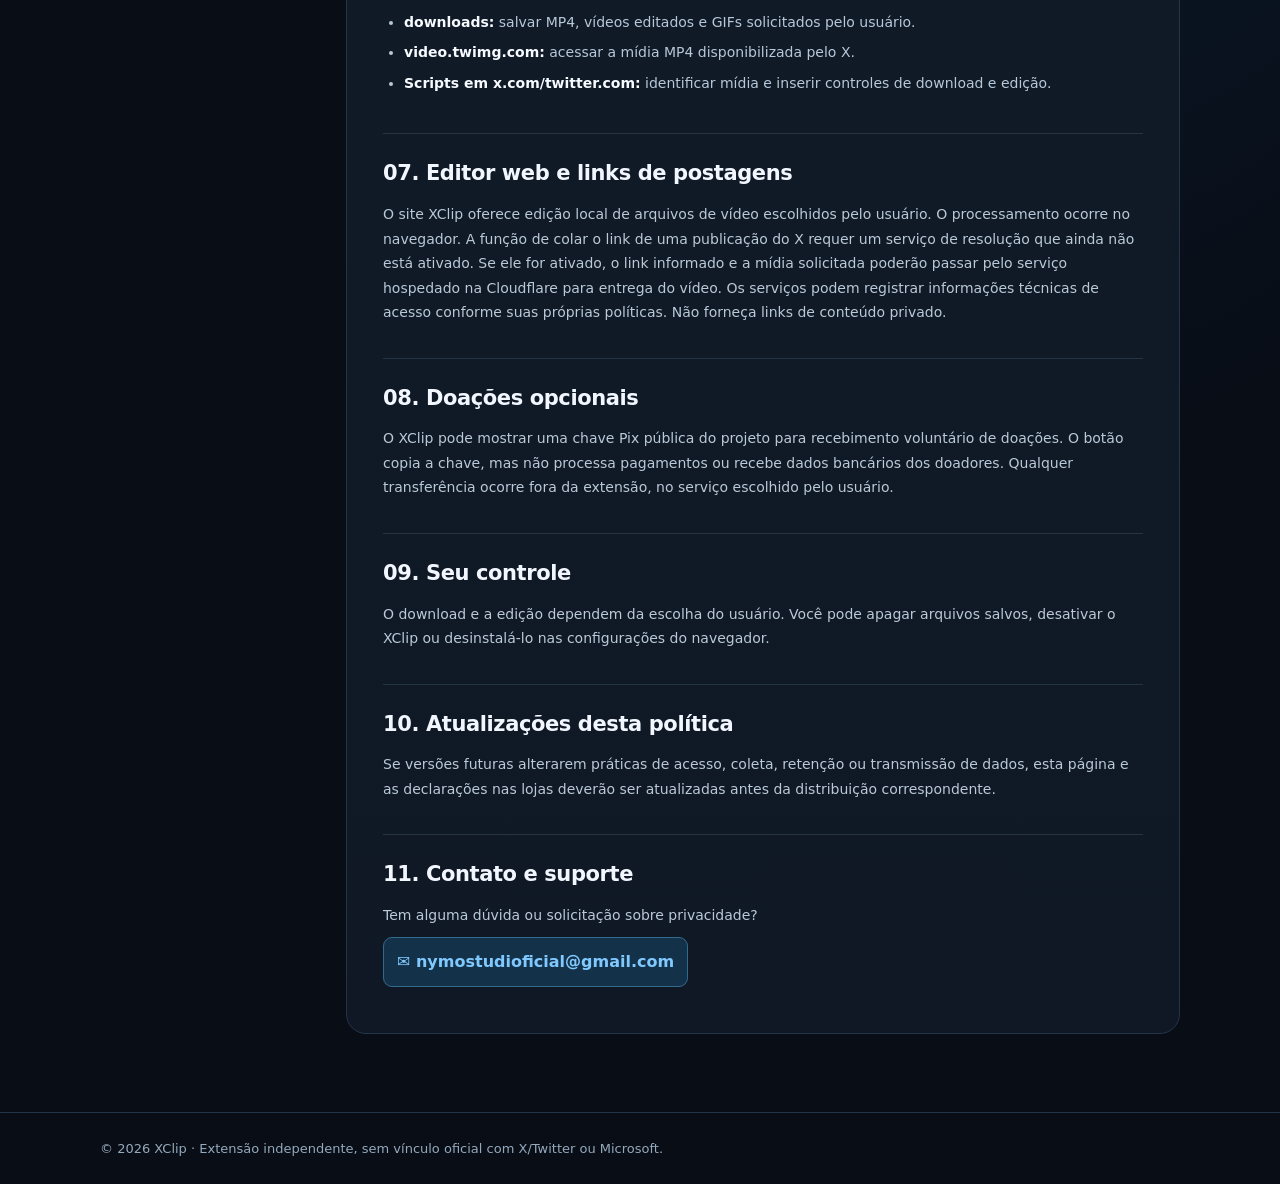
<file: XClip-Site-1.3/privacy.html>
<!doctype html>
<html lang="pt-BR">
<head>
  <meta charset="utf-8" />
  <meta name="viewport" content="width=device-width, initial-scale=1" />
  <meta name="color-scheme" content="dark" />
  <meta name="description" content="Política de Privacidade do XClip: saiba como a extensão acessa e processa vídeos do X/Twitter localmente." />
  <title>Privacidade · XClip</title>
  <style>
    :root { color-scheme:dark; --bg:#080d16; --panel:#121c2a; --line:#253549; --muted:#95a9bc; --blue:#33a8ff; --white:#f2f7ff; }
    * { box-sizing:border-box; }
    html { scroll-behavior:smooth; }
    body { background:radial-gradient(ellipse at 85% -20%,#103252 0%,transparent 55%),var(--bg); color:var(--white); font-family:system-ui,-apple-system,"Segoe UI",Roboto,sans-serif; margin:0; line-height:1.75; }
    .wrap { width:min(1080px,calc(100% - 40px)); margin:0 auto; }
    header { border-bottom:1px solid var(--line); background:#0a111bdc; padding:21px 0; }
    .brand { display:inline-flex;align-items:center;gap:13px;text-decoration:none;color:var(--white);font-weight:800;font-size:23px;letter-spacing:-.5px; }
    .logo { border-radius:14px;width:42px;height:42px;display:grid;place-items:center;background:#101e2d;border:1px solid #265e88; }
    .logo svg { width:26px;height:26px;stroke:var(--blue);stroke-width:3;fill:none;stroke-linecap:round;stroke-linejoin:round; }
    .brand strong { color:var(--blue); }
    .brand-note { margin-left:auto;color:#8fa6ba;font-size:13px; }
    header .wrap { display:flex;align-items:center;gap:15px; }
    .hero { padding:65px 0 36px; }
    .pill { color:#80ccff;background:#12314c;border:1px solid #265879;display:inline-block;padding:5px 13px;border-radius:30px;font-size:12px;font-weight:750;letter-spacing:.8px; }
    h1 { font-size:clamp(35px,6vw,58px);line-height:1.12;letter-spacing:-2.5px;margin:22px 0 17px; }
    .lede { color:#b5c4d6;font-size:17px;max-width:650px;margin:0 0 17px; }
    .meta {color:var(--muted);font-size:13px}
    .layout { display:grid;grid-template-columns:220px minmax(0,1fr); gap:26px; padding:10px 0 78px; align-items:start; }
    nav { position:sticky;top:24px; border:1px solid var(--line);background:#111b28;padding:18px;border-radius:16px; }
    nav h2 {font-size:12px;letter-spacing:1.1px;text-transform:uppercase;color:#a5b5c9;margin:0 0 11px;}
    nav a {display:block;color:#bfd0de;font-size:13px;text-decoration:none;padding:7px 8px;border-radius:7px;}
    nav a:hover,nav a:focus-visible {background:#193449;color:#fff;}
    article { border:1px solid var(--line);background:linear-gradient(180deg,#121d2b,#0f1824);border-radius:20px;padding:22px 36px;min-width:0; }
    section { border-bottom:1px solid #253445;padding:21px 0 24px; }
    section:last-child {border:0;}
    section h2 {font-size:21px;letter-spacing:-.4px;margin:0 0 10px;scroll-margin-top:25px;}
    p {margin:9px 0;color:#bac9d8;font-size:14px;}
    strong {color:#f7fbff;}
    a { color:#80c9ff; }
    ul {padding-left:21px;color:#b7c8d9;font-size:14px;}
    li {margin:6px 0;}
    code {font-size:13px;color:#bde0ff;background:#172d40;padding:2px 5px;border-radius:5px;}
    footer { border-top:1px solid var(--line);padding:25px 0;color:var(--muted);font-size:13px;}
    .contact {display:inline-block;border:1px solid #326a8e;background:#14314a;border-radius:9px;padding:10px 13px;text-decoration:none;font-weight:700;}
    @media(max-width:780px){.layout{grid-template-columns:1fr;gap:15px;}nav{position:static;}nav a{display:inline-block;}.hero{padding:42px 0 22px;}article{padding:8px 22px;}header .brand-note{display:none}}
  </style>
</head>
<body>
<header><div class="wrap"><a class="brand" href="./" aria-label="XClip — início"><span class="logo"><svg viewBox="0 0 24 24" aria-hidden="true"><path d="M12 3v12m-5-5 5 5 5-5M4 18v3h16v-3" /></svg></span><span>X<strong>Clip</strong></span></a><span class="brand-note">Transparência, privacidade e controle.</span></div></header>
<main class="wrap" id="inicio">
 <div class="hero"><span class="pill">POLÍTICA DE PRIVACIDADE</span><h1>Seus vídeos.<br />Seu controle.</h1><p class="lede">Como o XClip acessa metadados de vídeos e os processa no seu navegador, com transparência.</p><div class="meta">Atualizado em 18 de outubro de 2026 · XClip 1.3.0 beta</div></div>
 <div class="layout">
  <nav aria-label="Navegação pela política"><h2>Nesta página</h2><a href="#sobre">Sobre</a><a href="#dados">Informações acessadas</a><a href="#uso">Finalidade</a><a href="#rede">Compartilhamento</a><a href="#retencao">Armazenamento</a><a href="#permissoes">Permissões</a><a href="#web">Site web</a><a href="#pix">Doações</a><a href="#controle">Seu controle</a><a href="#atualizacoes">Atualizações</a><a href="#contato">Contato</a></nav>
  <article>
   <section id="sobre"><h2>01. Sobre o XClip</h2><p>O XClip é uma extensão não oficial para navegadores compatíveis que permite baixar vídeos MP4 disponibilizados em publicações do X/Twitter e editar vídeos localmente para exportar arquivos em vídeo ou GIF.</p><p>O XClip <strong>não é afiliado ao X/Twitter nem à Microsoft</strong>.</p></section>
   <section id="dados"><h2>02. Informações acessadas</h2><p>Nas páginas do X/Twitter, a extensão pode analisar metadados de mídia que o próprio site fornece ao navegador, incluindo URLs de MP4, identificadores de publicações e nomes públicos utilizados para identificar downloads. Na edição, o arquivo selecionado é carregado no navegador.</p><p>A extensão não é desenvolvida para acessar senhas, cookies de autenticação, mensagens privadas, informações financeiras, dados de saúde ou localização precisa; não inclui contas de usuário nem rastreamento analítico.</p></section>
   <section id="uso"><h2>03. Para que servem os dados</h2><p>Os metadados permitem localizar vídeos solicitados, apresentar a resolução disponível, atribuir nomes aos arquivos e processar edições. O editor pode cortar trechos, ajustar enquadramento e resolução, controlar áudio e gerar GIF, conforme as capacidades do navegador.</p></section>
   <section id="rede"><h2>04. Compartilhamento e comunicação</h2><p>Na versão descrita, o XClip não envia vídeos ou dados de uso a servidores próprios, não vende informações pessoais e não possui rastreadores publicitários. Para baixar ou editar mídia, o navegador pode solicitar o MP4 diretamente a <code>video.twimg.com</code>, serviço de mídia do X. O X pode tratar dados técnicos dessas solicitações conforme suas próprias políticas.</p></section>
   <section id="retencao"><h2>05. Armazenamento e retenção</h2><p>Os quadros e dados necessários à conversão são processados temporariamente no dispositivo. Os arquivos gerados são salvos na pasta de downloads escolhida pelo navegador. O XClip não mantém um banco de dados remoto com históricos de download ou edição.</p></section>
   <section id="permissoes"><h2>06. Permissões necessárias</h2><ul><li><strong>downloads:</strong> salvar MP4, vídeos editados e GIFs solicitados pelo usuário.</li><li><strong>video.twimg.com:</strong> acessar a mídia MP4 disponibilizada pelo X.</li><li><strong>Scripts em x.com/twitter.com:</strong> identificar mídia e inserir controles de download e edição.</li></ul></section>
   <section id="web"><h2>07. Editor web e links de postagens</h2><p>O site XClip oferece edição local de arquivos de vídeo escolhidos pelo usuário. O processamento ocorre no navegador. A função de colar o link de uma publicação do X requer um serviço de resolução que ainda não está ativado. Se ele for ativado, o link informado e a mídia solicitada poderão passar pelo serviço hospedado na Cloudflare para entrega do vídeo. Os serviços podem registrar informações técnicas de acesso conforme suas próprias políticas. Não forneça links de conteúdo privado.</p></section>
   <section id="pix"><h2>08. Doações opcionais</h2><p>O XClip pode mostrar uma chave Pix pública do projeto para recebimento voluntário de doações. O botão copia a chave, mas não processa pagamentos ou recebe dados bancários dos doadores. Qualquer transferência ocorre fora da extensão, no serviço escolhido pelo usuário.</p></section>
   <section id="controle"><h2>09. Seu controle</h2><p>O download e a edição dependem da escolha do usuário. Você pode apagar arquivos salvos, desativar o XClip ou desinstalá-lo nas configurações do navegador.</p></section>
   <section id="atualizacoes"><h2>10. Atualizações desta política</h2><p>Se versões futuras alterarem práticas de acesso, coleta, retenção ou transmissão de dados, esta página e as declarações nas lojas deverão ser atualizadas antes da distribuição correspondente.</p></section>
   <section id="contato"><h2>11. Contato e suporte</h2><p>Tem alguma dúvida ou solicitação sobre privacidade?</p><a class="contact" href="mailto:nymostudioficial@gmail.com">✉ nymostudioficial@gmail.com</a></section>
  </article>
 </div>
</main><footer><div class="wrap">© 2026 XClip · Extensão independente, sem vínculo oficial com X/Twitter ou Microsoft.</div></footer>
</body>
</html>
</file>
<file: style.css>
:root{color-scheme:dark;--bg:#080f1b;--surface:#101c2a;--panel:#111d2b;--line:#263648;--ink:#eef5ff;--muted:#a0b2c5;--blue:#2caffd}*{box-sizing:border-box}html{scroll-behavior:smooth}body{margin:0;background:radial-gradient(ellipse at 80% -5%,#143c60 0,transparent 36%),var(--bg);color:var(--ink);font:15px/1.6 system-ui,-apple-system,Segoe UI,sans-serif}.shell{max-width:1160px;width:calc(100% - 44px);margin:0 auto}a{color:#95d8ff}button,input,select{font:inherit}button{cursor:pointer}button:disabled{opacity:.5;cursor:not-allowed}.header{border-bottom:1px solid #293647;background:#09131eea;position:sticky;top:0;z-index:4;backdrop-filter:blur(10px)}.top{height:77px;display:flex;align-items:center;gap:28px}.brand{display:flex;gap:10px;align-items:center;min-width:188px;text-decoration:none;color:white;font-size:22px;font-weight:850;letter-spacing:-1px}.brand small{font-size:10px;letter-spacing:1.6px;color:#8fa6bc}.brand-icon{height:40px;width:40px;background:#0a2e4b;border:1px solid #326791;border-radius:13px;display:grid;place-items:center;color:#48baff;font-size:26px}.accent{color:#40b9ff}nav{display:flex;gap:26px;margin-left:auto}nav a{font-size:13px;text-decoration:none;color:#afc0d0;font-weight:600}nav a:hover{color:#fff}.lang-area select{border-radius:9px;border:1px solid #35516b;background:#132436;color:#e6f2ff;padding:8px 10px}.sr-only{position:absolute;width:1px;height:1px;overflow:hidden;clip:rect(0,0,0,0)}.hero{display:grid;grid-template-columns:1fr .85fr;align-items:center;gap:38px;min-height:410px;padding:48px 0 42px}.eyebrow{font-weight:750;font-size:11px;letter-spacing:1.7px;color:#91d6ff;display:inline-flex;gap:9px;align-items:center}.light-dot{display:inline-block;width:7px;height:7px;background:#4bfab0;border-radius:50%;box-shadow:0 0 12px #4bfab0}.muted{color:#7daac6}h1{font-size:clamp(48px,6vw,79px);line-height:1.02;letter-spacing:-4px;margin:15px 0 19px}h2{font-size:clamp(25px,3.4vw,36px);letter-spacing:-1.2px;line-height:1.25;margin:7px 0}h3{margin:0;font-size:17px}.lead{font-size:16px;color:#b5c8dc;max-width:520px}.facts{display:flex;flex-wrap:wrap;gap:16px;color:#a6bcd2;font-size:13px;margin-top:25px}.facts>span{white-space:nowrap}.hero-art{position:relative;padding:20px 9px 20px 0}.art-window{border:1px solid #36536b;box-shadow:0 12px 70px #04080eb0;background:#101923;border-radius:15px;overflow:hidden;transform:perspective(1300px) rotateY(-5deg)}.window-top{background:#1d2936;height:40px;display:flex;align-items:center;gap:7px;padding:0 17px}.window-top i{height:7px;width:7px;border-radius:50%;background:#6b839b}.window-top span{margin:auto;color:#879bad;font-size:11px}.window-content{padding:18px 25px 24px}.art-post{display:flex;gap:12px;margin-bottom:14px}.art-avatar{height:39px;width:39px;border-radius:50%;background:linear-gradient(125deg,#275a87,#8dcdff)}.art-lines{flex:1;display:grid;gap:6px;align-content:center}.art-lines b{height:10px;background:#273e54;border-radius:20px;width:76%}.art-lines b:last-child{width:48%;height:8px}.art-video{height:170px;border-radius:13px;position:relative;display:grid;place-items:center;background:radial-gradient(circle at 63% 29%,#1b93cb,#19334d 48%,#0c172b 86%);overflow:hidden}.art-video:before{content:"";position:absolute;width:150px;height:150px;border:13px solid #67bfea33;transform:rotate(29deg);border-radius:35px}.play{z-index:2;width:47px;height:47px;display:grid;place-items:center;background:#ffffff33;border:1px solid #ffffff78;border-radius:50%}.art-timeline{position:absolute;bottom:15px;left:17px;right:17px;background:#9cbaca44;height:4px;border-radius:10px}.art-timeline span{display:block;width:33%;height:4px;background:#59c3ff;border-radius:10px}.art-buttons{display:flex;gap:8px;margin-top:15px;flex-wrap:wrap}.art-buttons span{border:1px solid #32729f;border-radius:50px;padding:6px 10px;font-size:11px;font-weight:750;background:#123048;color:#a6ddff}.art-tag{position:absolute;bottom:6px;right:1px;transform:rotate(4deg);background:#1a83cf;color:white;padding:7px 10px;font-weight:900;font-size:10px;letter-spacing:1px;border-radius:7px}.tool-section{padding:33px 0}.sectionhead{display:flex;gap:20px;align-items:center;justify-content:space-between;margin-bottom:22px}.sectionhead p{color:var(--muted);margin:4px 0}.beta-flag{border:1px solid #35708e;background:#123a4a;padding:7px 13px;border-radius:50px;white-space:nowrap;color:#9dd9f7;font-size:12px}.studio-grid{display:grid;grid-template-columns:1fr 1fr;align-items:start;gap:20px}.pane,.installcard{border:1px solid var(--line);background:linear-gradient(155deg,#122438,#0e1926);border-radius:21px;padding:24px}.pane-title{display:flex;align-items:center;gap:13px;margin-bottom:24px}.step{border:1px solid #3a719b;color:#95d4fb;background:#183a52;display:grid;place-items:center;border-radius:11px;width:37px;height:37px;font-weight:800}.label,.editfields label{font-size:12px;color:#b9d0e3;font-weight:750;display:block;margin-bottom:8px}.inputrow{display:flex;gap:8px}.inputrow input{min-width:0;flex:1}.inputrow input,.editfields input[type=number],.select{background:#091524;border:1px solid #37506a;color:#edf7ff;border-radius:10px;padding:12px;outline:none;width:100%;font-size:13px}.inputrow input:focus,.editfields input:focus,.select:focus{border-color:#42bdff;box-shadow:0 0 0 2px #3bacf62b}.primary,.outline{border:1px solid #349de1;border-radius:10px;background:#199bea;color:white;font-size:13px;padding:12px 15px;font-weight:800}.primary:hover:not(:disabled){background:#30b3ff}.outline{background:#172d42;color:#b7dfff;border-color:#3b6382;text-decoration:none}.outline:hover{background:#1e3953}.help{font-size:12px;color:#92a9be;line-height:1.55}.inline-state{min-height:15px;color:#9fcbe8;font-size:12px;margin-top:8px}.inline-state.error,#editorStatus.error{color:#ffae9e}.inline-state.success,#editorStatus.success{color:#70e8b1}.actions{display:flex;gap:10px;flex-wrap:wrap;margin-top:12px}.or{display:flex;gap:15px;align-items:center;color:#7f96aa;margin:23px 0;font-size:11px;font-weight:800}.or:before,.or:after{content:"";flex:1;height:1px;background:#324356}.filepick{display:flex;align-items:center;justify-content:space-between;gap:12px;padding:17px;cursor:pointer;border:1px dashed #3682b4;background:#0d2439;border-radius:13px;color:#d8ebfb}.filepick strong{display:block;font-size:13px}.filepick small{display:block;color:#91b1c8;font-size:11px;margin-top:4px}.upload-icon{display:grid;place-items:center;height:39px;width:39px;border-radius:12px;background:#15456b;color:#7fcdf7;font-size:22px}.preview{height:224px;position:relative;border-radius:13px;background:#060e18;overflow:hidden;display:grid;place-items:center;border:1px solid #2a3d52}.preview video{height:100%;width:100%;object-fit:contain;display:none}.preview-placeholder{display:grid;place-items:center;gap:8px;color:#8fa8bd;text-align:center}.preview-placeholder span{width:57px;height:57px;display:grid;place-items:center;color:#7fcafa;background:#102941;border:1px solid #295c7e;border-radius:50%;font-size:18px}.preview-placeholder strong{color:#e1efff;font-size:13px}.preview-placeholder small{font-size:11px}.file-meta{font-size:11px;color:#8db3ce;min-height:19px;margin:10px 0}.editfields{display:grid;gap:12px}.editfields .line{display:grid;gap:5px}.editfields .two{display:grid;grid-template-columns:1fr 1fr;gap:12px}.editfields label{margin:0 0 5px}.editfields .checkline{display:flex;align-items:center;gap:8px;font-size:13px}.editfields input[type=checkbox]{accent-color:#2caffd}.audio-control{display:flex;align-items:center}.export-btn{width:100%;margin-top:5px}.editfields progress{width:100%;accent-color:#26b2fc}.section{padding:58px 0}.installgrid{display:grid;grid-template-columns:1fr 1fr;gap:18px}.installcard{min-height:225px}.installcard .logo-square{font-weight:900;color:#a2d9fc;display:grid;place-items:center;width:38px;height:38px;border-radius:11px;background:#1b4b70;margin-bottom:12px}.installcard p{font-size:13px;color:#a8bccf}.unavailable{font-size:12px;font-weight:700;color:#ffc66c}.privacy-cards{display:grid;grid-template-columns:1fr 1fr;gap:14px}.privacy-cards>div{border:1px solid #293a4c;background:#111f2e;padding:20px;border-radius:14px}.privacy-cards h3{font-size:15px}.privacy-cards p{font-size:13px;color:#aabdd0}.footer{display:flex;gap:15px;justify-content:space-between;padding:26px 0 40px;border-top:1px solid var(--line);font-size:12px;color:#809ab2}.footer a{color:#a3cfe8}@media(max-width:920px){.hero{grid-template-columns:1fr;min-height:unset}.hero-art{max-width:560px}.studio-grid,.installgrid{grid-template-columns:1fr}nav{gap:11px}.brand{min-width:unset}}@media(max-width:580px){.shell{width:calc(100% - 30px)}.top{gap:8px;height:68px}.brand{font-size:18px}.brand small{display:none}.brand-icon{width:32px;height:32px;font-size:20px}nav{margin-left:auto;gap:10px}nav a{font-size:11px}.lang-area select{padding:6px 4px;max-width:76px}.hero{padding:34px 0 15px;gap:12px}h1{letter-spacing:-2px;font-size:48px}.hero-art{display:none}.pane,.installcard{padding:18px}.sectionhead{align-items:start;flex-direction:column;gap:10px}.privacy-cards{grid-template-columns:1fr}.footer{flex-direction:column}.editfields .two{gap:8px}}
[hidden]{display:none!important}

/* XClip 1.4: one timeline with two draggable range handles. */
.trim-shell{padding:13px 14px 8px;background:#0d1825;border:1px solid #2a4055;border-radius:14px;margin:8px 0 14px}
.trim-shell[hidden]{display:none}.trim-head,.trim-markers{display:flex;justify-content:space-between;align-items:center;gap:8px;color:#c3d3e2;font-size:12px}
.trim-head strong{color:#63bcff;font-variant-numeric:tabular-nums}.trim-frames{height:52px;border-radius:9px;overflow:hidden;margin-top:12px;display:flex;justify-content:space-between;align-items:center;color:#81a6bc;font-size:11px;background:repeating-linear-gradient(90deg,#152e44 0,#152e44 42px,#0a1f30 42px,#0a1f30 48px)}.trim-frames span{padding:4px 7px;background:#122c3ab3}
.trim-rail{position:relative;margin:1px 8px 6px;height:32px;--a:0%;--b:100%}.trim-rail:before{content:'';position:absolute;height:7px;background:#23394c;top:12px;left:0;right:0;border-radius:6px}.trim-rail .trim-highlight{position:absolute;height:7px;top:12px;left:var(--a);right:calc(100% - var(--b));background:#1d9bf0;border-radius:6px}
.trim-rail input{position:absolute;inset:0;width:100%;height:32px;margin:0;background:transparent;appearance:none;-webkit-appearance:none;pointer-events:none}.trim-rail input::-webkit-slider-thumb{-webkit-appearance:none;appearance:none;pointer-events:auto;height:27px;width:16px;border:3px solid #1d9bf0;background:#fff;border-radius:8px;cursor:ew-resize;box-shadow:0 2px 6px #0008}.trim-rail input::-moz-range-thumb{pointer-events:auto;height:22px;width:12px;border:3px solid #1d9bf0;background:#fff;border-radius:8px;cursor:ew-resize}.trim-rail input::-webkit-slider-runnable-track{background:transparent}
.trim-markers{color:#7591a7;font-size:11px}.donate-inline{display:flex;flex-wrap:wrap;align-items:center;gap:14px;border-top:1px solid #263a4b;padding-top:14px}.donate-inline code{font:12px/1.4 monospace;overflow-wrap:anywhere;color:#9bd3ff}.donate-inline button{margin-left:auto}
.studio-grid .pane{box-shadow:none}.actions button,.installcard,.outline{box-shadow:none}

/* XClip Web v1.4.1: compact actions and GIF presets */
.studio-grid{gap:12px!important}.studio-grid .pane{padding:18px!important;border-radius:16px!important;box-shadow:none!important}
.pane-title{margin-bottom:13px!important}.pane-title h3{font-size:16px!important}
.studio-grid .actions{display:flex;align-items:center;gap:7px;flex-wrap:wrap}.studio-grid .actions button{padding:8px 10px!important;font-size:12px!important;border-radius:8px!important;white-space:nowrap}
.gif-shortcuts{display:flex;align-items:center;gap:7px;flex-wrap:wrap;padding:8px 0;color:#98abc1;font-size:12px}
.gif-shortcuts button{border-radius:8px!important;padding:5px 8px!important;font-size:12px!important}
.donate-inline{border-top:1px solid #2a4056!important}.donate-inline span{font-weight:600;color:#9bc8e8}
#linkStatus.error{max-width:620px;line-height:1.5}.trim-frames{opacity:.72}
@media(max-width:600px){.studio-grid .pane{padding:14px!important}.studio-grid .actions button{flex:1}.gif-shortcuts button{flex:1}}

/* XClip 1.5 — X-inspired compact light/dark themes */
:root{--bg:#000;--surface:#000;--panel:#000;--line:#2f3336;--ink:#e7e9ea;--muted:#71767b;--blue:#1d9bf0;color-scheme:dark}
html[data-theme="light"]{--bg:#fff;--surface:#fff;--panel:#fff;--line:#eff3f4;--ink:#0f1419;--muted:#536471;--blue:#1d9bf0;color-scheme:light}
body{background:var(--bg)!important;color:var(--ink)!important;font-family:-apple-system,BlinkMacSystemFont,system-ui,sans-serif}
.header{background:var(--surface)!important;border-bottom:1px solid var(--line)!important}.top{height:62px!important;gap:12px!important}
.brand{color:var(--ink)!important;min-width:150px!important}.brand small{color:var(--muted)!important}.accent{color:var(--blue)!important}
.brand-icon{background:transparent!important;border:1px solid var(--line)!important;border-radius:50%!important;color:var(--blue)!important}
nav a{color:var(--muted)!important}nav a:hover{color:var(--ink)!important}.nav-support{display:inline-flex;align-items:center;gap:5px}
.theme-toggle{display:inline-flex;align-items:center;gap:6px;margin-left:8px;background:transparent;color:var(--ink);border:1px solid var(--line);border-radius:99px;padding:7px 12px;font-size:12px;white-space:nowrap}.theme-toggle:hover{background:rgba(29,155,240,.10)}.theme-toggle span:first-child{font-size:16px}
.lang-area select{background:var(--surface)!important;border:1px solid var(--line)!important;color:var(--ink)!important;border-radius:99px!important}
.hero{min-height:290px!important;padding:34px 0 24px!important;gap:18px!important}.hero h1{font-size:clamp(38px,5vw,61px)!important;letter-spacing:-2.8px!important}
.lead,.facts,.sectionhead p,.help,.file-meta,.inline-state{color:var(--muted)!important}.eyebrow{color:var(--blue)!important}
.art-window{box-shadow:none!important;border-color:var(--line)!important;background:#101923!important}.art-buttons span{border:0!important;border-radius:20px!important;background:transparent!important;color:#9dd5ff!important}
.section,.tool-section{padding:28px 0!important}.sectionhead{gap:10px!important}.sectionhead h2{font-size:clamp(24px,3vw,32px)!important}
.studio-grid{gap:0!important;border:1px solid var(--line)!important;border-radius:16px!important;overflow:hidden}
.studio-grid .pane{border:0!important;border-radius:0!important;background:var(--surface)!important;padding:16px!important;box-shadow:none!important;color:var(--ink)!important}
.source-pane{border-right:1px solid var(--line)!important}.pane-title{gap:8px!important;margin-bottom:12px!important}.pane-title h3{font-size:15px!important}
.step{border-radius:9px!important;padding:5px 7px!important;font-size:11px!important}
.filepick{border:1px dashed var(--line)!important;background:var(--surface)!important;color:var(--ink)!important;padding:12px!important}
.inputrow input,.studio-grid input[type=number],.studio-grid select{background:var(--surface)!important;border:1px solid var(--line)!important;color:var(--ink)!important;border-radius:10px!important}
.studio-grid .label,.studio-grid label{color:var(--muted)!important}
.preview{height:210px!important;background:#0f1419!important;border-radius:10px!important;border-color:var(--line)!important}
.preview-placeholder{color:#a0b4c3!important}.preview-placeholder strong{color:#e7e9ea!important}
.primary{background:var(--blue)!important}.outline{background:transparent!important;border-color:var(--line)!important;color:var(--ink)!important}.outline:hover{background:rgba(29,155,240,.09)!important}
.actions button{padding:9px 12px!important;border-radius:99px!important}
.editfields .two{gap:8px!important}.editfields select,.editfields input[type=number]{padding:8px!important}
.gif-shortcuts{display:flex!important;align-items:center!important;flex-wrap:wrap!important;gap:8px!important;padding:8px 0!important;border-top:1px solid var(--line)!important;border-bottom:1px solid var(--line)!important}
.gif-shortcuts button{font-size:12px!important;padding:7px 10px!important}
.trim-shell{background:var(--surface)!important;border:1px solid var(--line)!important;border-radius:10px!important;padding:10px!important}
.trim-head{color:var(--ink)!important}.trim-head strong{color:var(--blue)!important}
.trim-frames{height:34px!important;background:repeating-linear-gradient(90deg,#1d9bf027 0,#1d9bf027 40px,transparent 41px,transparent 45px)!important;color:var(--muted)!important;opacity:1!important}.trim-frames span{background:transparent!important}
.installcard,.privacy-cards>div{background:var(--surface)!important;color:var(--ink)!important;border-color:var(--line)!important;box-shadow:none!important}
.installcard p,.privacy-cards p,.checkline{color:var(--muted)!important}.footer{border-color:var(--line)!important;color:var(--muted)!important}
html[data-theme="light"] .tag,html[data-theme="light"] .step,html[data-theme="light"] .beta-flag{background:#e8f5fd!important;color:#116ca6!important;border-color:#a3d6f9!important}
html[data-theme="light"] .preview-placeholder small{color:#acbcc7!important}html[data-theme="light"] .unavailable{color:#976000!important}
@media(max-width:920px){.source-pane{border-right:0!important;border-bottom:1px solid var(--line)!important}}
@media(max-width:620px){.top{gap:8px!important}.brand{min-width:unset!important}.theme-toggle{margin:0!important;padding:6px 9px!important}.theme-toggle #theme-label{display:none!important}nav{gap:9px!important}.studio-grid .pane{padding:12px!important}.hero{padding:21px 0!important}.hero-art{display:none!important}.hero h1{font-size:41px!important}}


/* v1.6 — mobile-first and softened light theme, no fake filmstrip */
html[data-theme=light]{--bg:#f1f4f7;--surface:#f7f9fb;--panel:#f7f9fb;--line:#dce3e9;--ink:#17212b;--muted:#586879}
html[data-theme=light] body{background:#f1f4f7!important}html[data-theme=light] .studio-grid .pane{background:#f7f9fb!important}
html[data-theme=light] .header,html[data-theme=light] .installcard,html[data-theme=light] .privacy-cards>div{background:#f7f9fb!important}
html[data-theme=light] .inputrow input,html[data-theme=light] .select{background:#f1f4f7!important}
.trim-frames{display:none!important}.trim-rail{margin-top:14px!important}
.clip-player{display:flex;align-items:center;gap:10px;padding:10px 1px;margin:4px 0;color:var(--ink)}.clip-player[hidden]{display:none!important}
.clip-player button{border:0;border-radius:50%;background:#1d9bf0;color:white;font-size:14px;min-width:34px;min-height:34px}.clip-player input{min-width:0;flex:1;accent-color:#1d9bf0}.clip-player strong{font-size:12px;white-space:nowrap;font-variant-numeric:tabular-nums}
.trim-head strong{font-weight:800;font-variant-numeric:tabular-nums}
@media(max-width:640px){
 .shell{width:calc(100% - 22px)!important}
 .top nav{display:none!important}
 .brand{font-size:20px!important}
 main.shell{display:flex;flex-direction:column}
 #tool{order:-1;margin-top:0!important}
 .tool-section{padding-top:16px!important}
 .hero{min-height:0!important;padding:16px 0!important;grid-template-columns:1fr!important}
 .hero h1{font-size:32px!important;line-height:1.05!important;letter-spacing:-1.5px!important}
 .hero .facts{gap:6px;flex-wrap:wrap}
 .sectionhead h2{font-size:24px!important}
 .studio-grid{border-radius:12px!important}
 .studio-grid .pane{padding:12px 10px!important}
 .inputrow input{min-width:0!important;width:100%}
 .inputrow button{white-space:nowrap}
 .preview{min-height:185px!important;height:210px!important}
 .gif-shortcuts{flex-wrap:wrap!important}
 .editfields .two{grid-template-columns:1fr 1fr!important}
 .trim-shell{padding:10px 8px!important}
 .trim-rail input::-webkit-slider-thumb{width:24px!important;height:32px!important}
 .installgrid,.privacy-cards{grid-template-columns:1fr!important}
 .donate-inline code{font-size:11px}
}

/* Beta install is clearly separate from approved store links */
.beta-install{display:flex;align-items:center;justify-content:space-between;gap:24px;border:1px solid var(--line);border-radius:16px;padding:22px;margin:18px 0 22px;background:var(--surface)}
.beta-install .beta-copy{flex:1;max-width:560px}.beta-copy .eyebrow{font-size:11px;font-weight:800;letter-spacing:.09em;color:var(--blue)}.beta-copy h3{font-size:21px;letter-spacing:-.5px;line-height:1.2;margin:8px 0}.beta-copy p{font-size:13px;color:var(--muted);line-height:1.55}
.beta-links{display:grid;gap:9px;min-width:220px;max-width:290px}.beta-links a{text-align:center;text-decoration:none;border-radius:99px;font-size:12px;padding:11px 16px;font-weight:700}.beta-links .beta-cta{color:white!important;display:block}.beta-links small{font-size:11px;color:var(--muted);line-height:1.4}
@media(max-width:770px){.beta-install{display:block;padding:16px}.beta-links{margin-top:14px;max-width:none;min-width:0}.beta-copy h3{font-size:19px}}


/* 1.7.1: reliable mobile file hand-off after asynchronous media conversion */
.xclip-direct,.mobile-save-actions a{display:inline-flex;justify-content:center;align-items:center;gap:5px;text-decoration:none;font-weight:700;cursor:pointer;border-radius:99px!important}
.mobile-save-panel{margin:16px 0;padding:14px;border:1px solid var(--blue);border-radius:14px;background:color-mix(in srgb,var(--surface) 90%,var(--blue) 10%);color:var(--ink);line-height:1.45}
.mobile-save-panel[hidden]{display:none!important}
.mobile-save-panel strong{font-size:15px;display:block}.mobile-save-panel p{color:var(--muted);font-size:12px;margin:5px 0 14px}
.mobile-save-actions{display:flex;flex-wrap:wrap;gap:9px}
.mobile-save-actions a,.mobile-save-actions button{min-height:44px;flex:1 1 170px;padding:10px!important;font-size:13px!important}
.mobile-save-panel small{display:block;color:var(--muted);font-size:11px;margin-top:10px}
@media(max-width:640px){#resolved .actions{display:grid;grid-template-columns:repeat(2,minmax(0,1fr));gap:8px}#resolved .actions>*{font-size:12px!important;min-height:45px;display:flex;align-items:center;justify-content:center;padding:9px 6px!important}#resolved .actions #downloadDirect{grid-column:1/-1} .mobile-save-actions{flex-direction:column} .mobile-save-actions>*{width:100%;flex:initial}}
</file>
<file: XClip-Site-1.3/style.css>
:root{color-scheme:dark;--bg:#080f1b;--surface:#101c2a;--panel:#111d2b;--line:#263648;--ink:#eef5ff;--muted:#a0b2c5;--blue:#2caffd}*{box-sizing:border-box}html{scroll-behavior:smooth}body{margin:0;background:radial-gradient(ellipse at 80% -5%,#143c60 0,transparent 36%),var(--bg);color:var(--ink);font:15px/1.6 system-ui,-apple-system,Segoe UI,sans-serif}.shell{max-width:1160px;width:calc(100% - 44px);margin:0 auto}a{color:#95d8ff}button,input,select{font:inherit}button{cursor:pointer}button:disabled{opacity:.5;cursor:not-allowed}.header{border-bottom:1px solid #293647;background:#09131eea;position:sticky;top:0;z-index:4;backdrop-filter:blur(10px)}.top{height:77px;display:flex;align-items:center;gap:28px}.brand{display:flex;gap:10px;align-items:center;min-width:188px;text-decoration:none;color:white;font-size:22px;font-weight:850;letter-spacing:-1px}.brand small{font-size:10px;letter-spacing:1.6px;color:#8fa6bc}.brand-icon{height:40px;width:40px;background:#0a2e4b;border:1px solid #326791;border-radius:13px;display:grid;place-items:center;color:#48baff;font-size:26px}.accent{color:#40b9ff}nav{display:flex;gap:26px;margin-left:auto}nav a{font-size:13px;text-decoration:none;color:#afc0d0;font-weight:600}nav a:hover{color:#fff}.lang-area select{border-radius:9px;border:1px solid #35516b;background:#132436;color:#e6f2ff;padding:8px 10px}.sr-only{position:absolute;width:1px;height:1px;overflow:hidden;clip:rect(0,0,0,0)}.hero{display:grid;grid-template-columns:1fr .85fr;align-items:center;gap:38px;min-height:410px;padding:48px 0 42px}.eyebrow{font-weight:750;font-size:11px;letter-spacing:1.7px;color:#91d6ff;display:inline-flex;gap:9px;align-items:center}.light-dot{display:inline-block;width:7px;height:7px;background:#4bfab0;border-radius:50%;box-shadow:0 0 12px #4bfab0}.muted{color:#7daac6}h1{font-size:clamp(48px,6vw,79px);line-height:1.02;letter-spacing:-4px;margin:15px 0 19px}h2{font-size:clamp(25px,3.4vw,36px);letter-spacing:-1.2px;line-height:1.25;margin:7px 0}h3{margin:0;font-size:17px}.lead{font-size:16px;color:#b5c8dc;max-width:520px}.facts{display:flex;flex-wrap:wrap;gap:16px;color:#a6bcd2;font-size:13px;margin-top:25px}.facts>span{white-space:nowrap}.hero-art{position:relative;padding:20px 9px 20px 0}.art-window{border:1px solid #36536b;box-shadow:0 12px 70px #04080eb0;background:#101923;border-radius:15px;overflow:hidden;transform:perspective(1300px) rotateY(-5deg)}.window-top{background:#1d2936;height:40px;display:flex;align-items:center;gap:7px;padding:0 17px}.window-top i{height:7px;width:7px;border-radius:50%;background:#6b839b}.window-top span{margin:auto;color:#879bad;font-size:11px}.window-content{padding:18px 25px 24px}.art-post{display:flex;gap:12px;margin-bottom:14px}.art-avatar{height:39px;width:39px;border-radius:50%;background:linear-gradient(125deg,#275a87,#8dcdff)}.art-lines{flex:1;display:grid;gap:6px;align-content:center}.art-lines b{height:10px;background:#273e54;border-radius:20px;width:76%}.art-lines b:last-child{width:48%;height:8px}.art-video{height:170px;border-radius:13px;position:relative;display:grid;place-items:center;background:radial-gradient(circle at 63% 29%,#1b93cb,#19334d 48%,#0c172b 86%);overflow:hidden}.art-video:before{content:"";position:absolute;width:150px;height:150px;border:13px solid #67bfea33;transform:rotate(29deg);border-radius:35px}.play{z-index:2;width:47px;height:47px;display:grid;place-items:center;background:#ffffff33;border:1px solid #ffffff78;border-radius:50%}.art-timeline{position:absolute;bottom:15px;left:17px;right:17px;background:#9cbaca44;height:4px;border-radius:10px}.art-timeline span{display:block;width:33%;height:4px;background:#59c3ff;border-radius:10px}.art-buttons{display:flex;gap:8px;margin-top:15px;flex-wrap:wrap}.art-buttons span{border:1px solid #32729f;border-radius:50px;padding:6px 10px;font-size:11px;font-weight:750;background:#123048;color:#a6ddff}.art-tag{position:absolute;bottom:6px;right:1px;transform:rotate(4deg);background:#1a83cf;color:white;padding:7px 10px;font-weight:900;font-size:10px;letter-spacing:1px;border-radius:7px}.tool-section{padding:33px 0}.sectionhead{display:flex;gap:20px;align-items:center;justify-content:space-between;margin-bottom:22px}.sectionhead p{color:var(--muted);margin:4px 0}.beta-flag{border:1px solid #35708e;background:#123a4a;padding:7px 13px;border-radius:50px;white-space:nowrap;color:#9dd9f7;font-size:12px}.studio-grid{display:grid;grid-template-columns:1fr 1fr;align-items:start;gap:20px}.pane,.installcard{border:1px solid var(--line);background:linear-gradient(155deg,#122438,#0e1926);border-radius:21px;padding:24px}.pane-title{display:flex;align-items:center;gap:13px;margin-bottom:24px}.step{border:1px solid #3a719b;color:#95d4fb;background:#183a52;display:grid;place-items:center;border-radius:11px;width:37px;height:37px;font-weight:800}.label,.editfields label{font-size:12px;color:#b9d0e3;font-weight:750;display:block;margin-bottom:8px}.inputrow{display:flex;gap:8px}.inputrow input{min-width:0;flex:1}.inputrow input,.editfields input[type=number],.select{background:#091524;border:1px solid #37506a;color:#edf7ff;border-radius:10px;padding:12px;outline:none;width:100%;font-size:13px}.inputrow input:focus,.editfields input:focus,.select:focus{border-color:#42bdff;box-shadow:0 0 0 2px #3bacf62b}.primary,.outline{border:1px solid #349de1;border-radius:10px;background:#199bea;color:white;font-size:13px;padding:12px 15px;font-weight:800}.primary:hover:not(:disabled){background:#30b3ff}.outline{background:#172d42;color:#b7dfff;border-color:#3b6382;text-decoration:none}.outline:hover{background:#1e3953}.help{font-size:12px;color:#92a9be;line-height:1.55}.inline-state{min-height:15px;color:#9fcbe8;font-size:12px;margin-top:8px}.inline-state.error,#editorStatus.error{color:#ffae9e}.inline-state.success,#editorStatus.success{color:#70e8b1}.actions{display:flex;gap:10px;flex-wrap:wrap;margin-top:12px}.or{display:flex;gap:15px;align-items:center;color:#7f96aa;margin:23px 0;font-size:11px;font-weight:800}.or:before,.or:after{content:"";flex:1;height:1px;background:#324356}.filepick{display:flex;align-items:center;justify-content:space-between;gap:12px;padding:17px;cursor:pointer;border:1px dashed #3682b4;background:#0d2439;border-radius:13px;color:#d8ebfb}.filepick strong{display:block;font-size:13px}.filepick small{display:block;color:#91b1c8;font-size:11px;margin-top:4px}.upload-icon{display:grid;place-items:center;height:39px;width:39px;border-radius:12px;background:#15456b;color:#7fcdf7;font-size:22px}.preview{height:224px;position:relative;border-radius:13px;background:#060e18;overflow:hidden;display:grid;place-items:center;border:1px solid #2a3d52}.preview video{height:100%;width:100%;object-fit:contain;display:none}.preview-placeholder{display:grid;place-items:center;gap:8px;color:#8fa8bd;text-align:center}.preview-placeholder span{width:57px;height:57px;display:grid;place-items:center;color:#7fcafa;background:#102941;border:1px solid #295c7e;border-radius:50%;font-size:18px}.preview-placeholder strong{color:#e1efff;font-size:13px}.preview-placeholder small{font-size:11px}.file-meta{font-size:11px;color:#8db3ce;min-height:19px;margin:10px 0}.editfields{display:grid;gap:12px}.editfields .line{display:grid;gap:5px}.editfields .two{display:grid;grid-template-columns:1fr 1fr;gap:12px}.editfields label{margin:0 0 5px}.editfields .checkline{display:flex;align-items:center;gap:8px;font-size:13px}.editfields input[type=checkbox]{accent-color:#2caffd}.audio-control{display:flex;align-items:center}.export-btn{width:100%;margin-top:5px}.editfields progress{width:100%;accent-color:#26b2fc}.section{padding:58px 0}.installgrid{display:grid;grid-template-columns:1fr 1fr;gap:18px}.installcard{min-height:225px}.installcard .logo-square{font-weight:900;color:#a2d9fc;display:grid;place-items:center;width:38px;height:38px;border-radius:11px;background:#1b4b70;margin-bottom:12px}.installcard p{font-size:13px;color:#a8bccf}.unavailable{font-size:12px;font-weight:700;color:#ffc66c}.privacy-cards{display:grid;grid-template-columns:1fr 1fr;gap:14px}.privacy-cards>div{border:1px solid #293a4c;background:#111f2e;padding:20px;border-radius:14px}.privacy-cards h3{font-size:15px}.privacy-cards p{font-size:13px;color:#aabdd0}.footer{display:flex;gap:15px;justify-content:space-between;padding:26px 0 40px;border-top:1px solid var(--line);font-size:12px;color:#809ab2}.footer a{color:#a3cfe8}@media(max-width:920px){.hero{grid-template-columns:1fr;min-height:unset}.hero-art{max-width:560px}.studio-grid,.installgrid{grid-template-columns:1fr}nav{gap:11px}.brand{min-width:unset}}@media(max-width:580px){.shell{width:calc(100% - 30px)}.top{gap:8px;height:68px}.brand{font-size:18px}.brand small{display:none}.brand-icon{width:32px;height:32px;font-size:20px}nav{margin-left:auto;gap:10px}nav a{font-size:11px}.lang-area select{padding:6px 4px;max-width:76px}.hero{padding:34px 0 15px;gap:12px}h1{letter-spacing:-2px;font-size:48px}.hero-art{display:none}.pane,.installcard{padding:18px}.sectionhead{align-items:start;flex-direction:column;gap:10px}.privacy-cards{grid-template-columns:1fr}.footer{flex-direction:column}.editfields .two{gap:8px}}
[hidden]{display:none!important}
</file>
